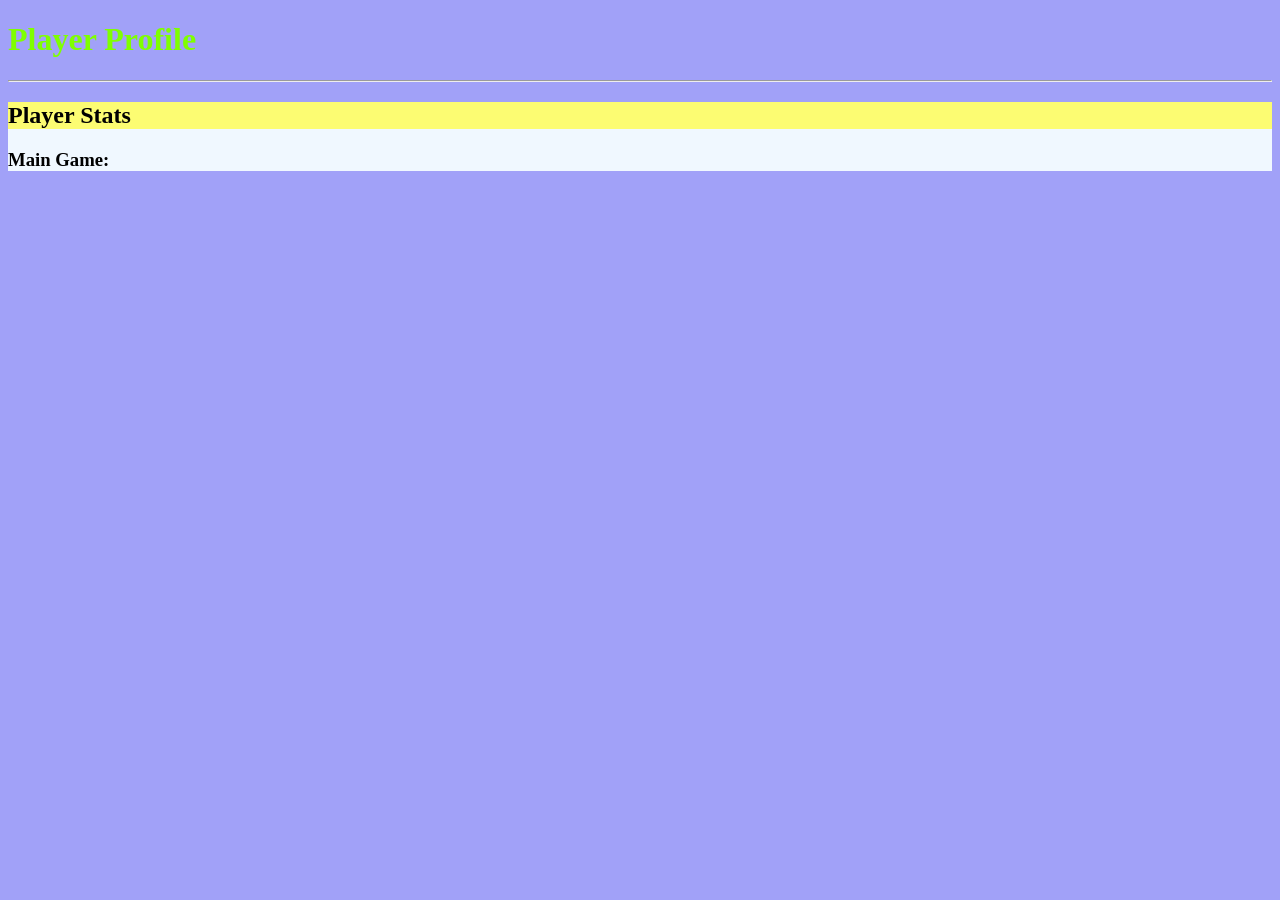
<file: Lesson01-Intro-to-CSS/index.html>
<!DOCTYPE html>
<html lang="en">
<head>
    <meta charset="UTF-8">
    <meta name="viewport" content="width=device-width, initial-scale=1.0">
    <title>Player Profile</title>
    <!-- <style>
        body {
            background-color: rgb(49, 49, 168);
            color: white;
        }
    </style> -->
    <link rel="stylesheet" href="style.css">
    <style>
        h1 {color: chartreuse}
    </style>
</head>
<body>
   <h1>Player Profile</h1> 
   <hr>
   <div class="stats">
    <h2 id="player">Player Stats</h2>
    <h3>Main Game:</h3>
   </div>
   
</body>
</html>
</file>
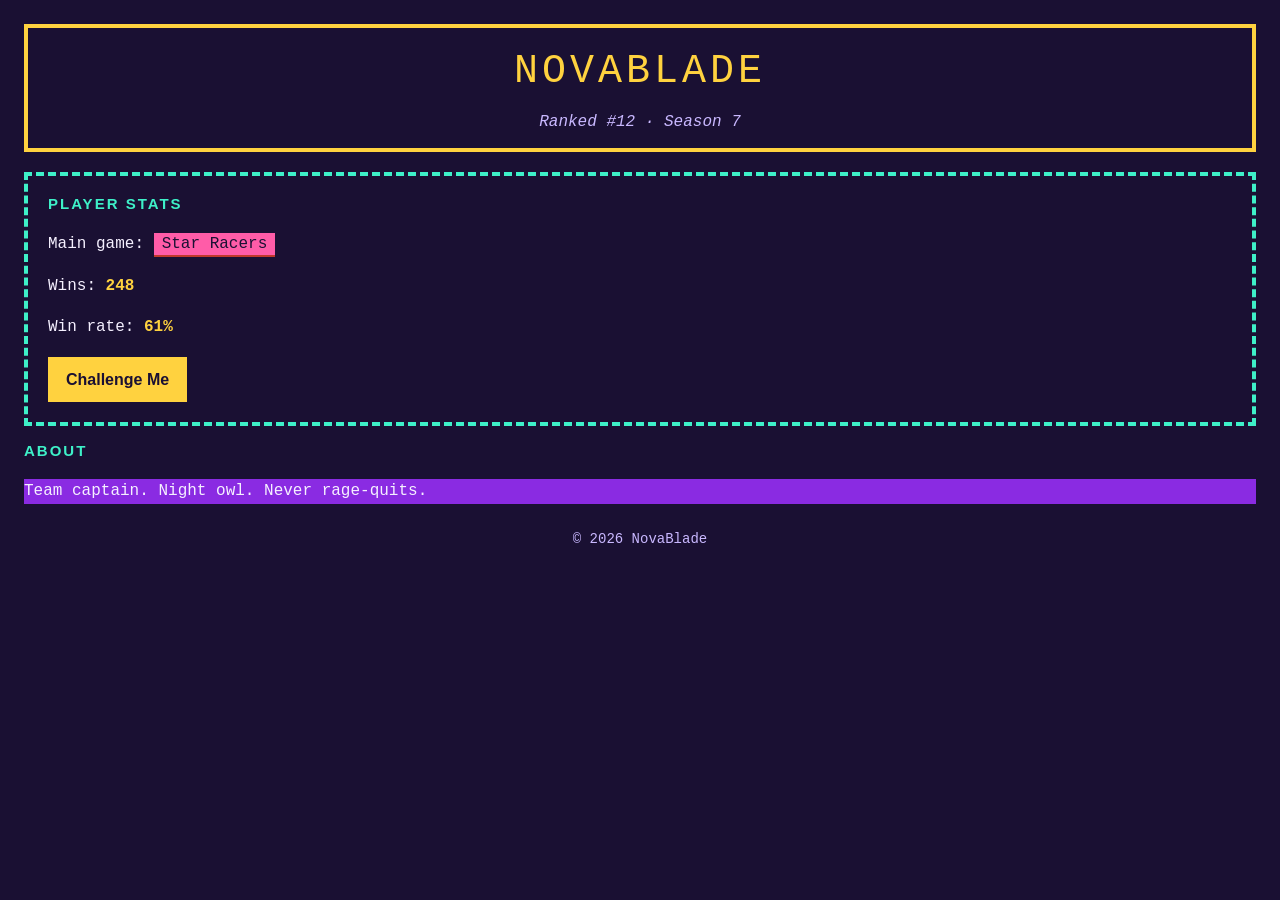
<file: Lesson01-Intro-to-CSS/player-profile/index.html>
<!DOCTYPE html>
<html lang="en">
<head>
    <meta charset="UTF-8">
    <meta name="viewport" content="width=device-width, initial-scale=1.0">
    <title>Player Profile</title>

    <!-- This ONE line decides how the whole page looks.
         rel="stylesheet" = "this file is CSS"
         href="..."       = where the CSS file lives -->
    <link rel="stylesheet" href="themes/minimal.css">
    <!-- <link rel="stylesheet" href="themes/arcade.css"> -->
    <!-- <link rel="stylesheet" href="themes/neon.css"> -->
    
    <style>
        /* =========================================================
   ARCADE THEME  ·  ready-made skin for Lesson 1
   You don't need to understand every line yet.
   By the end of Unit 2, you will.
   ========================================================= */

body {
    background-color: #1a1033;          /* deep purple cabinet */
    color: #f5f0ff;                     /* near-white text */
    font-family: "Courier New", Courier, monospace;
    margin: 0;
    padding: 24px;
}

header {
    border: 4px solid #ffd23f;          /* gold marquee frame */
    padding: 12px 20px;
    text-align: center;
}

h1 {
    color: #ffd23f;
    font-size: 40px;
    letter-spacing: 4px;
    text-transform: uppercase;
    margin: 0;
}

h2 {
    color: #3ef0c8;                     /* mint */
    text-transform: uppercase;
}

.tagline {
    color: #c9b8ff;
    margin: 6px 0 0;
}

.player-card {
    border: 4px dashed #3ef0c8;
    padding: 4px 20px 20px;
    margin-top: 20px;
}

.tag {
    background-color: #ff5ca8;          /* hot pink pill */
    color: #1a1033;
    padding: 2px 8px;
}

.stat {
    color: #ffd23f;
    font-weight: bold;
}

.btn {
    display: inline-block;
    background-color: #ffd23f;
    color: #1a1033;
    padding: 10px 18px;
    text-decoration: none;
    font-weight: bold;
}

footer {
    color: #c9b8ff;
    text-align: center;
    margin-top: 24px;
}

    </style>

</head>
<body>

    <header>
        <h1>NovaBlade</h1>
        <p class="tagline">Ranked #12 &middot; Season 7</p>
    </header>

    <main>
        <section class="player-card">
            <h2>Player Stats</h2>
            <p>Main game: <span class="tag">Star Racers</span></p>
            <p>Wins: <span class="stat">248</span></p>
            <p>Win rate: <span class="stat">61%</span></p>
            <a class="btn" href="#">Challenge Me</a>
        </section>

        <section>
            <h2>About</h2>
            <p style="background-color: blueviolet">Team captain. Night owl. Never rage-quits.</p>
        </section>
    </main>

    <footer>
        <p>&copy; 2026 NovaBlade</p>
    </footer>

</body>
</html>
</file>
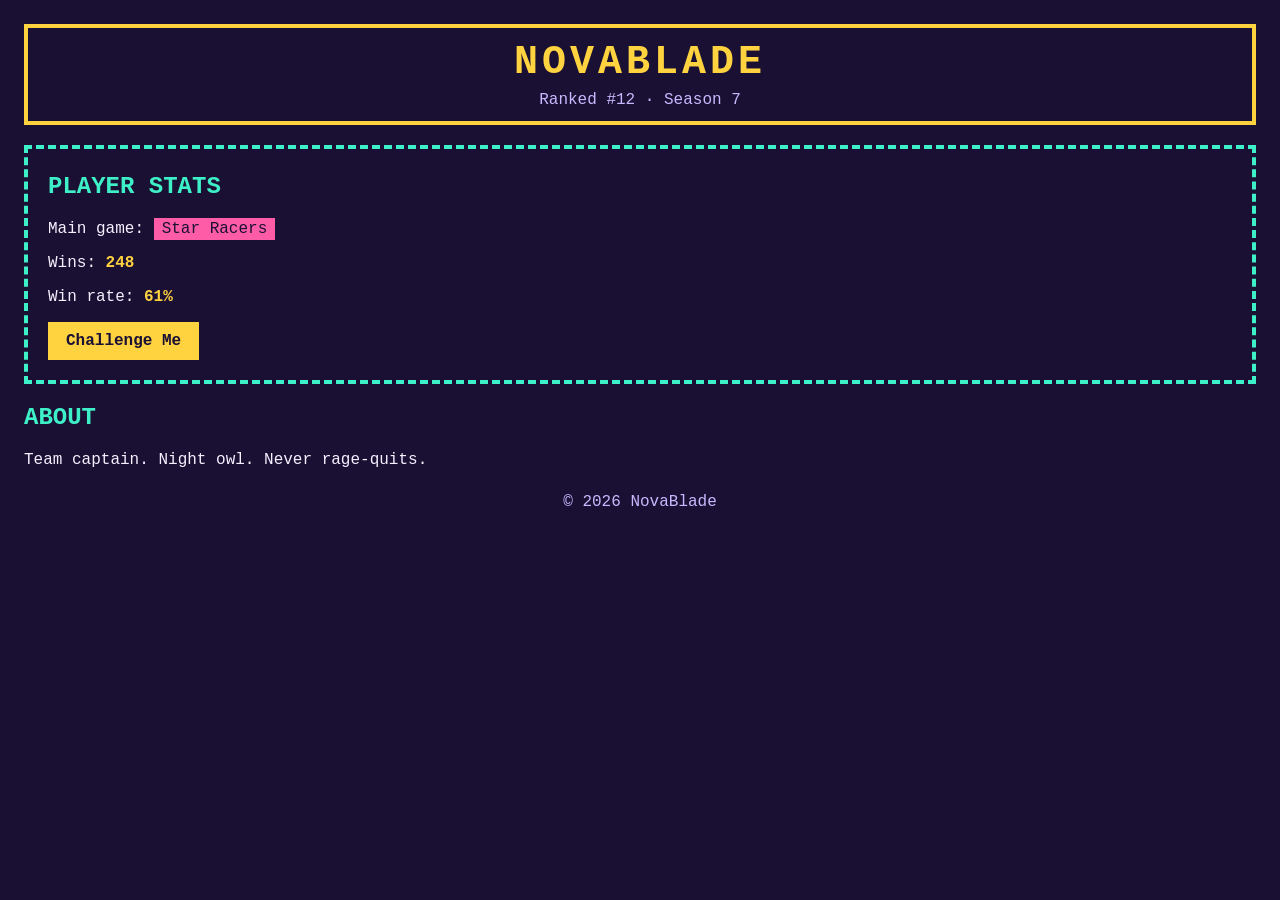
<file: Lesson02-Selectors/player-profile/index.html>
<!DOCTYPE html>
<html lang="en">
<head>
    <meta charset="UTF-8">
    <meta name="viewport" content="width=device-width, initial-scale=1.0">
    <title>Player Profile</title>

    <!-- This ONE line decides how the whole page looks.
         rel="stylesheet" = "this file is CSS"
         href="..."       = where the CSS file lives -->
    <link rel="stylesheet" href="themes/arcade.css">
</head>
<body>

    <header>
        <h1>NovaBlade</h1>
        <p class="tagline">Ranked #12 &middot; Season 7</p>
    </header>

    <main>
        <section class="player-card">
            <h2>Player Stats</h2>
            <p>Main game: <span class="tag">Star Racers</span></p>
            <p>Wins: <span class="stat">248</span></p>
            <p>Win rate: <span class="stat">61%</span></p>
            <a class="btn" href="#">Challenge Me</a>
        </section>

        <section>
            <h2>About</h2>
            <p>Team captain. Night owl. Never rage-quits.</p>
        </section>
    </main>

    <footer>
        <p>&copy; 2026 NovaBlade</p>
    </footer>

</body>
</html>
</file>
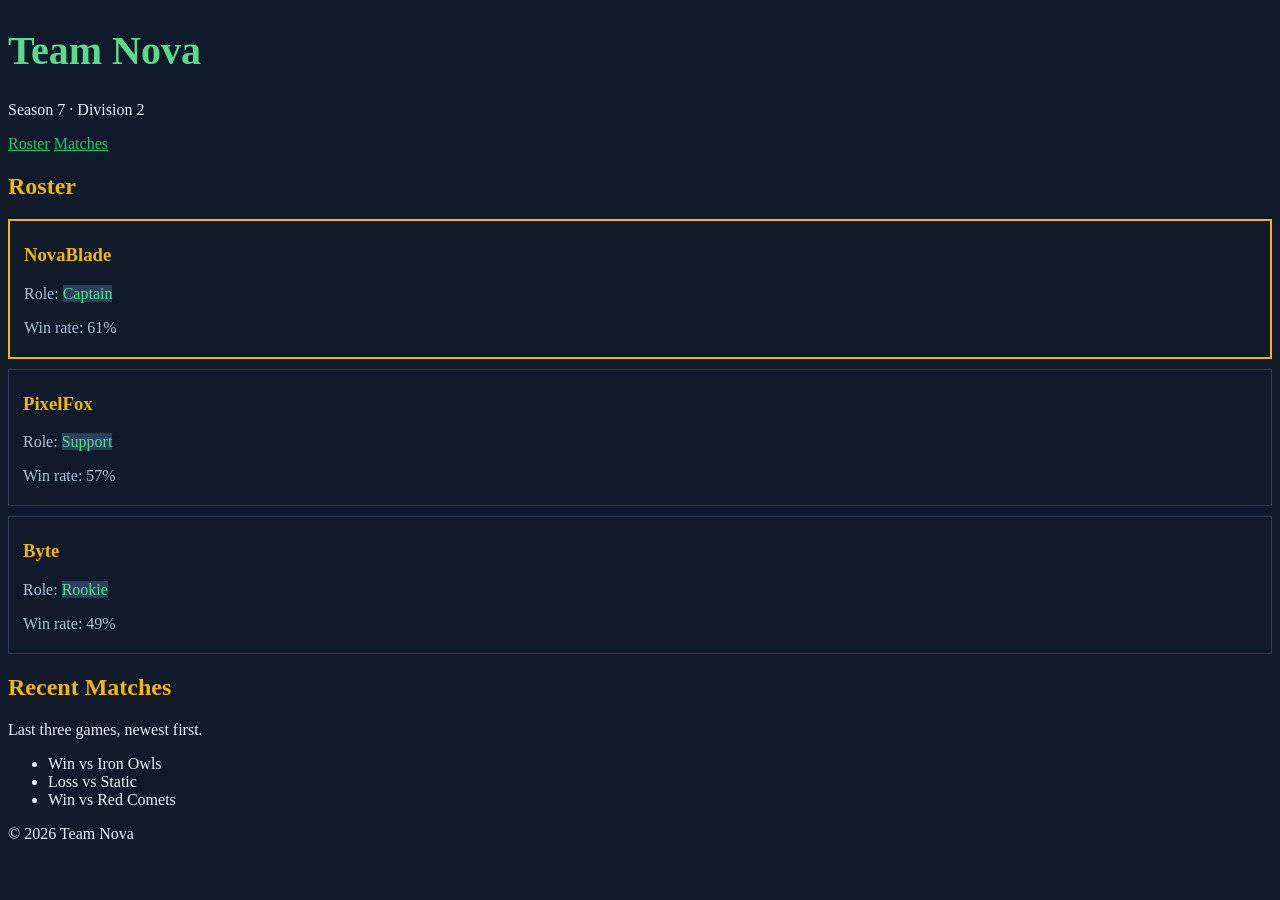
<file: Lesson02-Selectors/2AB Simple Combinators/squad-page/index.html>
<!DOCTYPE html>
<html lang="en">
<head>
    <meta charset="UTF-8">
    <meta name="viewport" content="width=device-width, initial-scale=1.0">
    <title>Team Nova</title>
    <link rel="stylesheet" href="style.css">
</head>
<body>

    <header>
        <h1>Team Nova</h1>
        <p class="tagline">Season 7 &middot; Division 2</p>
        <nav>
            <a href="#roster">Roster</a>
            <a href="#matches">Matches</a>
        </nav>
    </header>

    <main>
        <!-- id="roster": one-of-a-kind, so the nav link can jump here -->
        <section id="roster">
            <h2>Roster</h2>

            <!-- three cards share a CLASS... -->
            <article class="player-card" id="captain">  <!-- ...only one has this ID -->
                <h3>NovaBlade</h3>
                <p>Role: <span class="tag">Captain</span></p>
                <p>Win rate: <span class="stat">61%</span></p>
            </article>

            <article class="player-card">
                <h3>PixelFox</h3>
                <p>Role: <span class="tag">Support</span></p>
                <p>Win rate: <span class="stat">57%</span></p>
            </article>

            <article class="player-card">
                <h3>Byte</h3>
                <p>Role: <span class="tag">Rookie</span></p>
                <p>Win rate: <span class="stat">49%</span></p>
            </article>
        </section>

        <section id="matches">
            <h2>Recent Matches</h2>
            <p>Last three games, newest first.</p>
            <ul class="results">
                <li>Win vs Iron Owls</li>
                <li>Loss vs Static</li>
                <li>Win vs Red Comets</li>
            </ul>
        </section>
    </main>

    <footer>
        <p>&copy; 2026 Team Nova</p>
    </footer>

</body>
</html>
</file>
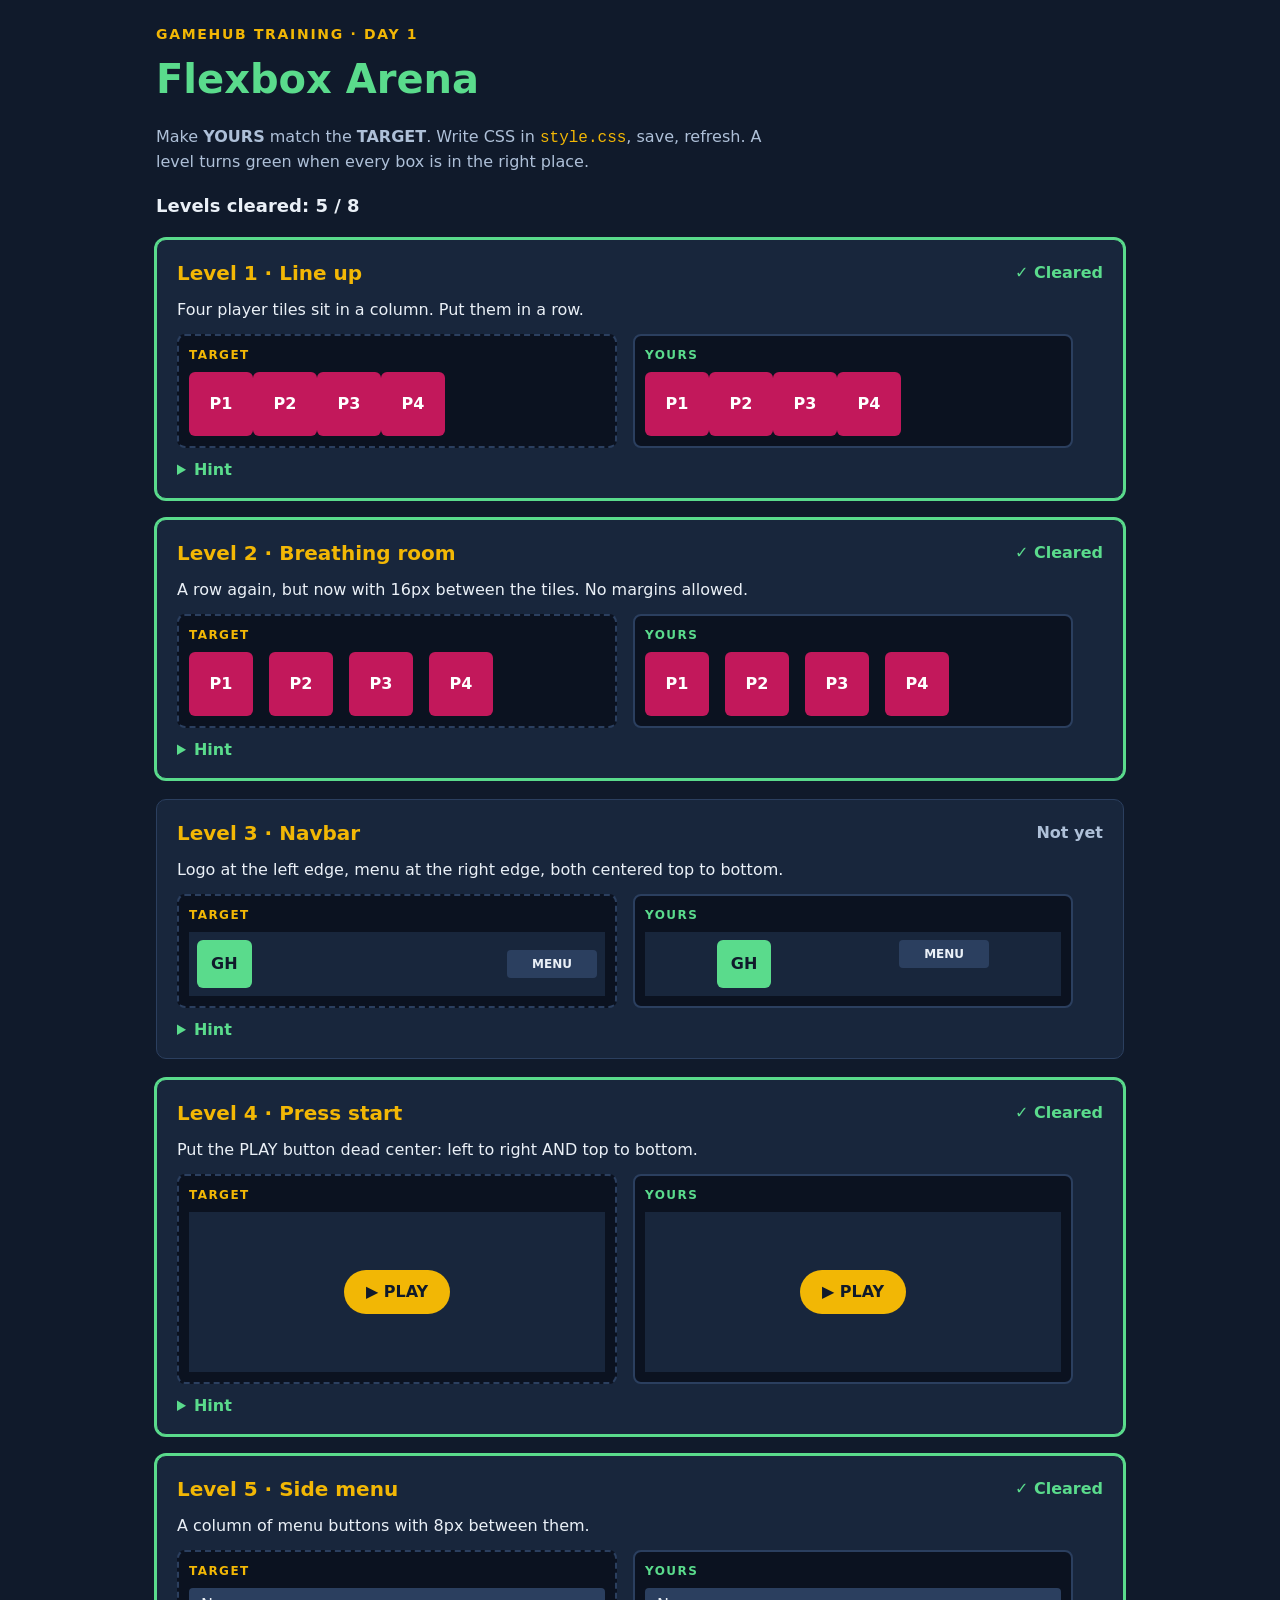
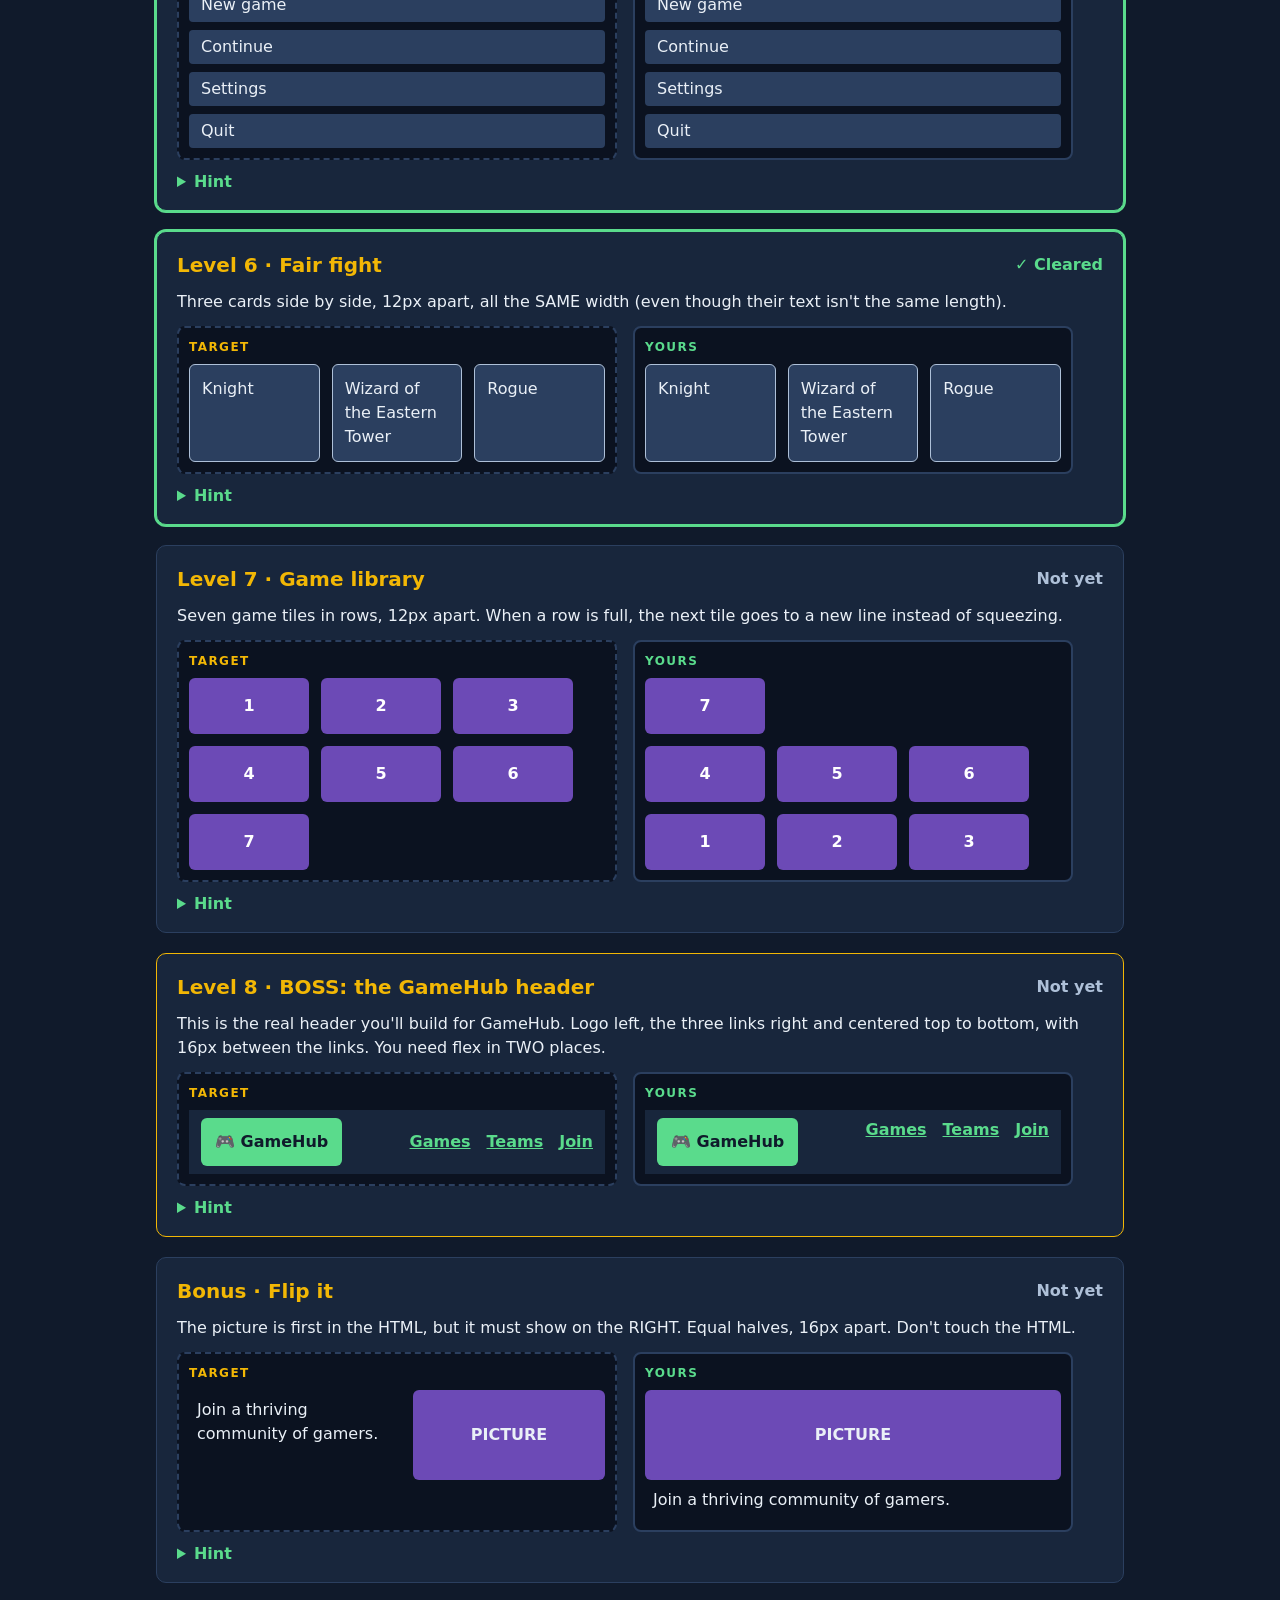
<file: Lesson07/flexbox-arena/arena.html>
<!DOCTYPE html>
<html lang="en">

<head>
    <meta charset="UTF-8">
    <meta name="viewport" content="width=device-width, initial-scale=1.0">
    <title>Flexbox Arena · GameHub Training</title>
    <!-- arena.css draws the arena and the TARGET courts. Don't edit it. -->
    <link rel="stylesheet" href="arena.css">
    <!-- style.css is YOUR file. All your work goes there. -->
    <link rel="stylesheet" href="style.css">
</head>

<body>
    <header class="arena-top">
        <p class="kicker">GameHub training · Day 1</p>
        <h1>Flexbox Arena</h1>
        <p class="lead">Make <b>YOURS</b> match the <b>TARGET</b>. Write CSS in <code>style.css</code>, save, refresh. A
            level turns green when every box is in the right place.</p>
        <p class="score" aria-live="polite">Levels cleared: <span id="cleared">0</span> / 8 <span id="bonus"></span></p>
    </header>

    <main>
        <!-- LEVEL 1 -->
        <section class="level" aria-labelledby="h1-l1">
            <div class="level-head">
                <h2 id="h1-l1">Level 1 · Line up</h2>
                <p class="status">Not yet</p>
            </div>
            <p class="goal">Four player tiles sit in a column. Put them in a row.</p>
            <div class="courts">
                <div class="court target">
                    <div class="t1">
                        <div class="tile" data-k>P1</div>
                        <div class="tile" data-k>P2</div>
                        <div class="tile" data-k>P3</div>
                        <div class="tile" data-k>P4</div>
                    </div>
                </div>
                <div class="court yours">
                    <div class="l1">
                        <div class="tile" data-k>P1</div>
                        <div class="tile" data-k>P2</div>
                        <div class="tile" data-k>P3</div>
                        <div class="tile" data-k>P4</div>
                    </div>
                </div>
            </div>
            <details>
                <summary>Hint</summary>One property, on the parent <code>.l1</code>.
            </details>
        </section>

        <!-- LEVEL 2 -->
        <section class="level" aria-labelledby="h1-l2">
            <div class="level-head">
                <h2 id="h1-l2">Level 2 · Breathing room</h2>
                <p class="status">Not yet</p>
            </div>
            <p class="goal">A row again, but now with 16px between the tiles. No margins allowed.</p>
            <div class="courts">
                <div class="court target">
                    <div class="t2">
                        <div class="tile" data-k>P1</div>
                        <div class="tile" data-k>P2</div>
                        <div class="tile" data-k>P3</div>
                        <div class="tile" data-k>P4</div>
                    </div>
                </div>
                <div class="court yours">
                    <div class="l2">
                        <div class="tile" data-k>P1</div>
                        <div class="tile" data-k>P2</div>
                        <div class="tile" data-k>P3</div>
                        <div class="tile" data-k>P4</div>
                    </div>
                </div>
            </div>
            <details>
                <summary>Hint</summary>Two properties on <code>.l2</code>. Space between items only, never at the ends.
            </details>
        </section>

        <!-- LEVEL 3 -->
        <section class="level" aria-labelledby="h1-l3">
            <div class="level-head">
                <h2 id="h1-l3">Level 3 · Navbar</h2>
                <p class="status">Not yet</p>
            </div>
            <p class="goal">Logo at the left edge, menu at the right edge, both centered top to bottom.</p>
            <div class="courts">
                <div class="court target">
                    <div class="t3">
                        <div class="logo" data-k>GH</div>
                        <div class="menu" data-k>MENU</div>
                    </div>
                </div>
                <div class="court yours">
                    <div class="l3">
                        <div class="logo" data-k>GH</div>
                        <div class="menu" data-k>MENU</div>
                    </div>
                </div>
            </div>
            <details>
                <summary>Hint</summary>Three properties on <code>.l3</code>. One works along the row, one across it.
            </details>
        </section>

        <!-- LEVEL 4 -->
        <section class="level" aria-labelledby="h1-l4">
            <div class="level-head">
                <h2 id="h1-l4">Level 4 · Press start</h2>
                <p class="status">Not yet</p>
            </div>
            <p class="goal">Put the PLAY button dead center: left to right AND top to bottom.</p>
            <div class="courts">
                <div class="court target">
                    <div class="t4">
                        <div class="play" data-k>▶ PLAY</div>
                    </div>
                </div>
                <div class="court yours">
                    <div class="l4">
                        <div class="play" data-k>▶ PLAY</div>
                    </div>
                </div>
            </div>
            <details>
                <summary>Hint</summary>The same two "line up" properties as Level 3, both set to the same value.
            </details>
        </section>

        <!-- LEVEL 5 -->
        <section class="level" aria-labelledby="h1-l5">
            <div class="level-head">
                <h2 id="h1-l5">Level 5 · Side menu</h2>
                <p class="status">Not yet</p>
            </div>
            <p class="goal">A column of menu buttons with 8px between them.</p>
            <div class="courts">
                <div class="court target">
                    <div class="t5">
                        <div class="item" data-k>New game</div>
                        <div class="item" data-k>Continue</div>
                        <div class="item" data-k>Settings</div>
                        <div class="item" data-k>Quit</div>
                    </div>
                </div>
                <div class="court yours">
                    <div class="l5">
                        <div class="item" data-k>New game</div>
                        <div class="item" data-k>Continue</div>
                        <div class="item" data-k>Settings</div>
                        <div class="item" data-k>Quit</div>
                    </div>
                </div>
            </div>
            <details>
                <summary>Hint</summary>Flex rows by default. One property turns the row into a column; <code>gap</code>
                works in columns too.
            </details>
        </section>

        <!-- LEVEL 6 -->
        <section class="level" aria-labelledby="h1-l6">
            <div class="level-head">
                <h2 id="h1-l6">Level 6 · Fair fight</h2>
                <p class="status">Not yet</p>
            </div>
            <p class="goal">Three cards side by side, 12px apart, all the SAME width (even though their text isn't the
                same length).</p>
            <div class="courts">
                <div class="court target">
                    <div class="t6">
                        <div class="card" data-k>Knight</div>
                        <div class="card" data-k>Wizard of the Eastern Tower</div>
                        <div class="card" data-k>Rogue</div>
                    </div>
                </div>
                <div class="court yours">
                    <div class="l6">
                        <div class="card" data-k>Knight</div>
                        <div class="card" data-k>Wizard of the Eastern Tower</div>
                        <div class="card" data-k>Rogue</div>
                    </div>
                </div>
            </div>
            <details>
                <summary>Hint</summary>Two properties on the parent <code>.l6</code>, and one on each <code>.card</code>
                that shares the row equally.
            </details>
        </section>

        <!-- LEVEL 7 -->
        <section class="level" aria-labelledby="h1-l7">
            <div class="level-head">
                <h2 id="h1-l7">Level 7 · Game library</h2>
                <p class="status">Not yet</p>
            </div>
            <p class="goal">Seven game tiles in rows, 12px apart. When a row is full, the next tile goes to a new line
                instead of squeezing.</p>
            <div class="courts">
                <div class="court target">
                    <div class="t7">
                        <div class="game" data-k>1</div>
                        <div class="game" data-k>2</div>
                        <div class="game" data-k>3</div>
                        <div class="game" data-k>4</div>
                        <div class="game" data-k>5</div>
                        <div class="game" data-k>6</div>
                        <div class="game" data-k>7</div>
                    </div>
                </div>
                <div class="court yours">
                    <div class="l7">
                        <div class="game" data-k>1</div>
                        <div class="game" data-k>2</div>
                        <div class="game" data-k>3</div>
                        <div class="game" data-k>4</div>
                        <div class="game" data-k>5</div>
                        <div class="game" data-k>6</div>
                        <div class="game" data-k>7</div>
                    </div>
                </div>
            </div>
            <details>
                <summary>Hint</summary>Three properties on <code>.l7</code>. Try it with only two first and watch the
                tiles squeeze.
            </details>
        </section>

        <!-- LEVEL 8 -->
        <section class="level boss" aria-labelledby="h1-l8">
            <div class="level-head">
                <h2 id="h1-l8">Level 8 · BOSS: the GameHub header</h2>
                <p class="status">Not yet</p>
            </div>
            <p class="goal">This is the real header you'll build for GameHub. Logo left, the three links right and
                centered top to bottom, with 16px between the links. You need flex in TWO places.</p>
            <div class="courts">
                <div class="court target">
                    <div class="t8">
                        <div class="logo" data-k>🎮 GameHub</div>
                        <nav class="links" data-k><a href="#" data-k>Games</a><a href="#" data-k>Teams</a><a href="#"
                                data-k>Join</a></nav>
                    </div>
                </div>
                <div class="court yours">
                    <div class="l8">
                        <div class="logo" data-k>🎮 GameHub</div>
                        <nav class="links" data-k><a href="#" data-k>Games</a><a href="#" data-k>Teams</a><a href="#"
                                data-k>Join</a></nav>
                    </div>
                </div>
            </div>
            <details>
                <summary>Hint</summary>A flex container can be inside another one. The header is the parent of the logo
                and the nav; the nav is the parent of the links.
            </details>
        </section>

        <!-- LEVEL 9 (BONUS) -->
        <section class="level bonus" aria-labelledby="h1-l9">
            <div class="level-head">
                <h2 id="h1-l9">Bonus · Flip it</h2>
                <p class="status">Not yet</p>
            </div>
            <p class="goal">The picture is first in the HTML, but it must show on the RIGHT. Equal halves, 16px apart.
                Don't touch the HTML.</p>
            <div class="courts">
                <div class="court target">
                    <div class="t9">
                        <div class="pic" data-k>PICTURE</div>
                        <div class="text" data-k>Join a thriving community of gamers.</div>
                    </div>
                </div>
                <div class="court yours">
                    <div class="l9">
                        <div class="pic" data-k>PICTURE</div>
                        <div class="text" data-k>Join a thriving community of gamers.</div>
                    </div>
                </div>
            </div>
            <details>
                <summary>Hint</summary>One value of <code>flex-direction</code> runs the row backwards.
            </details>
        </section>
    </main>

    <script src="check.js"></script>
</body>

</html>
</file>
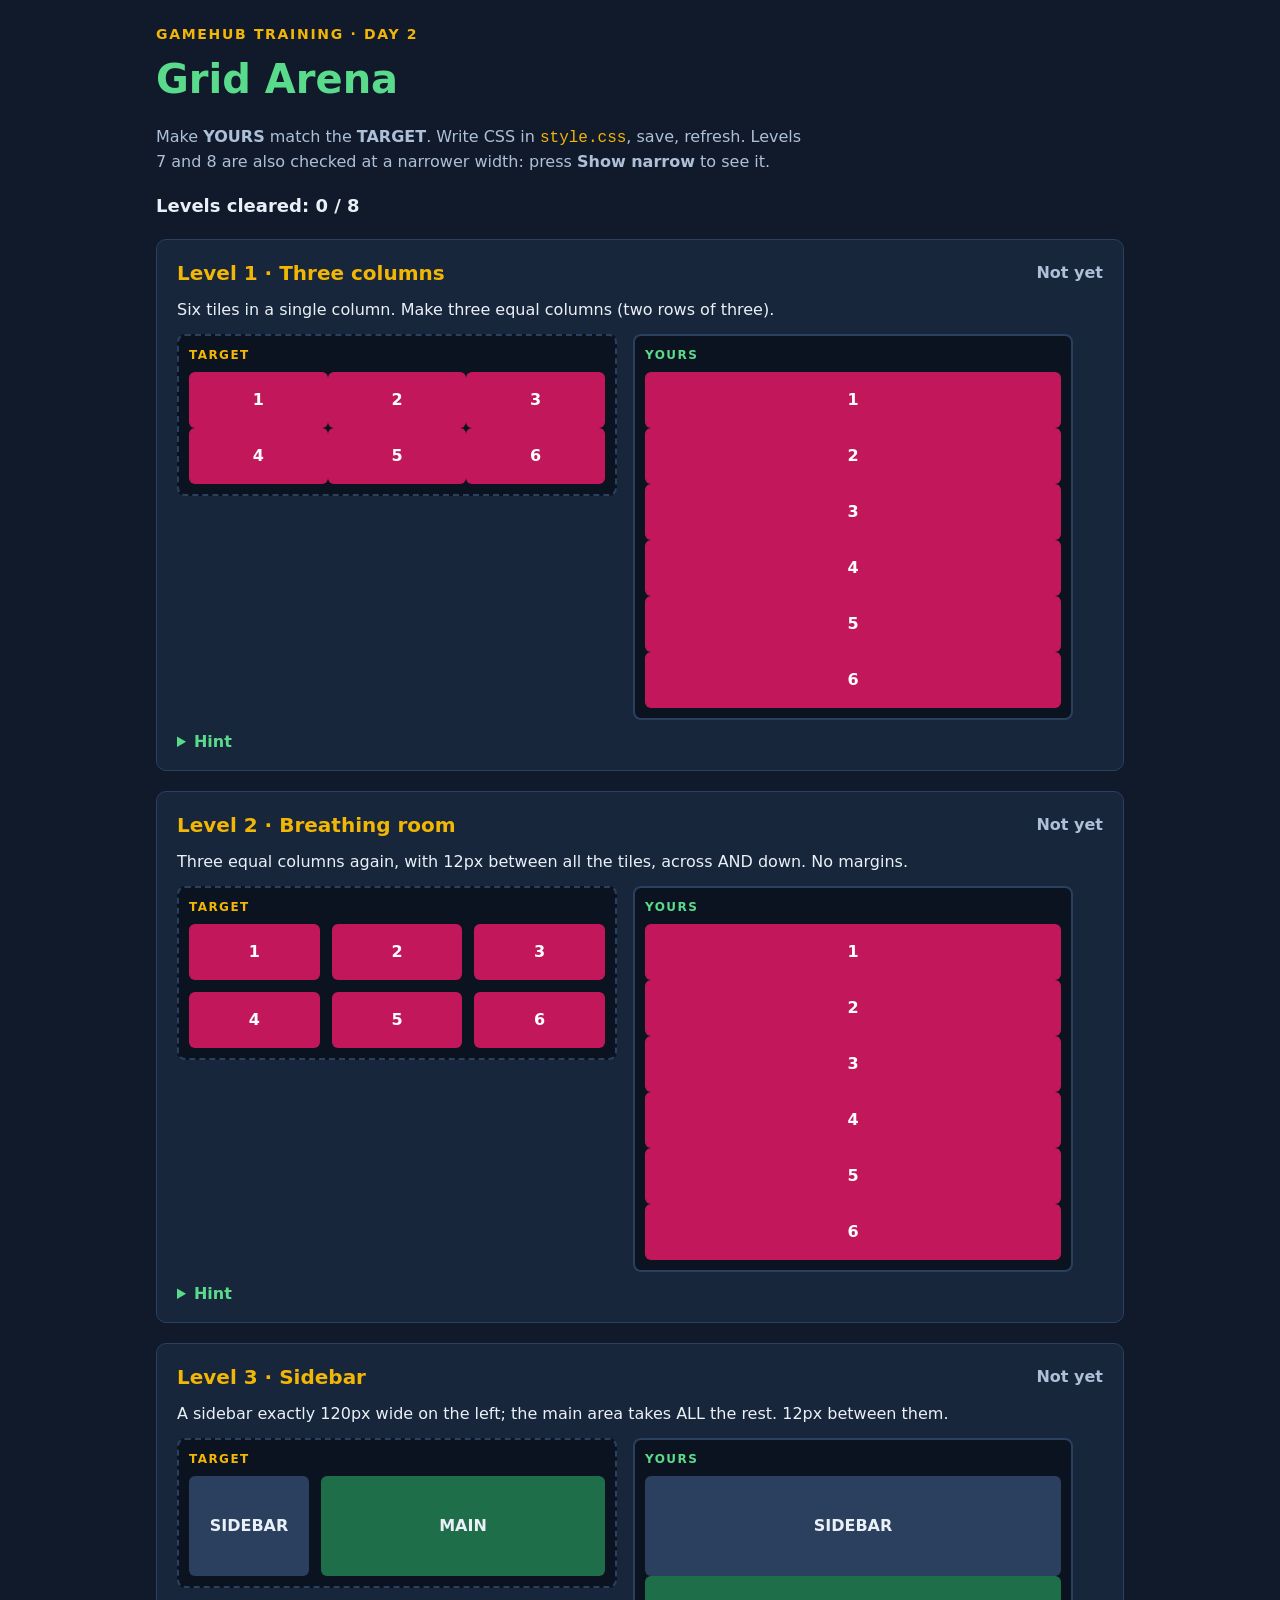
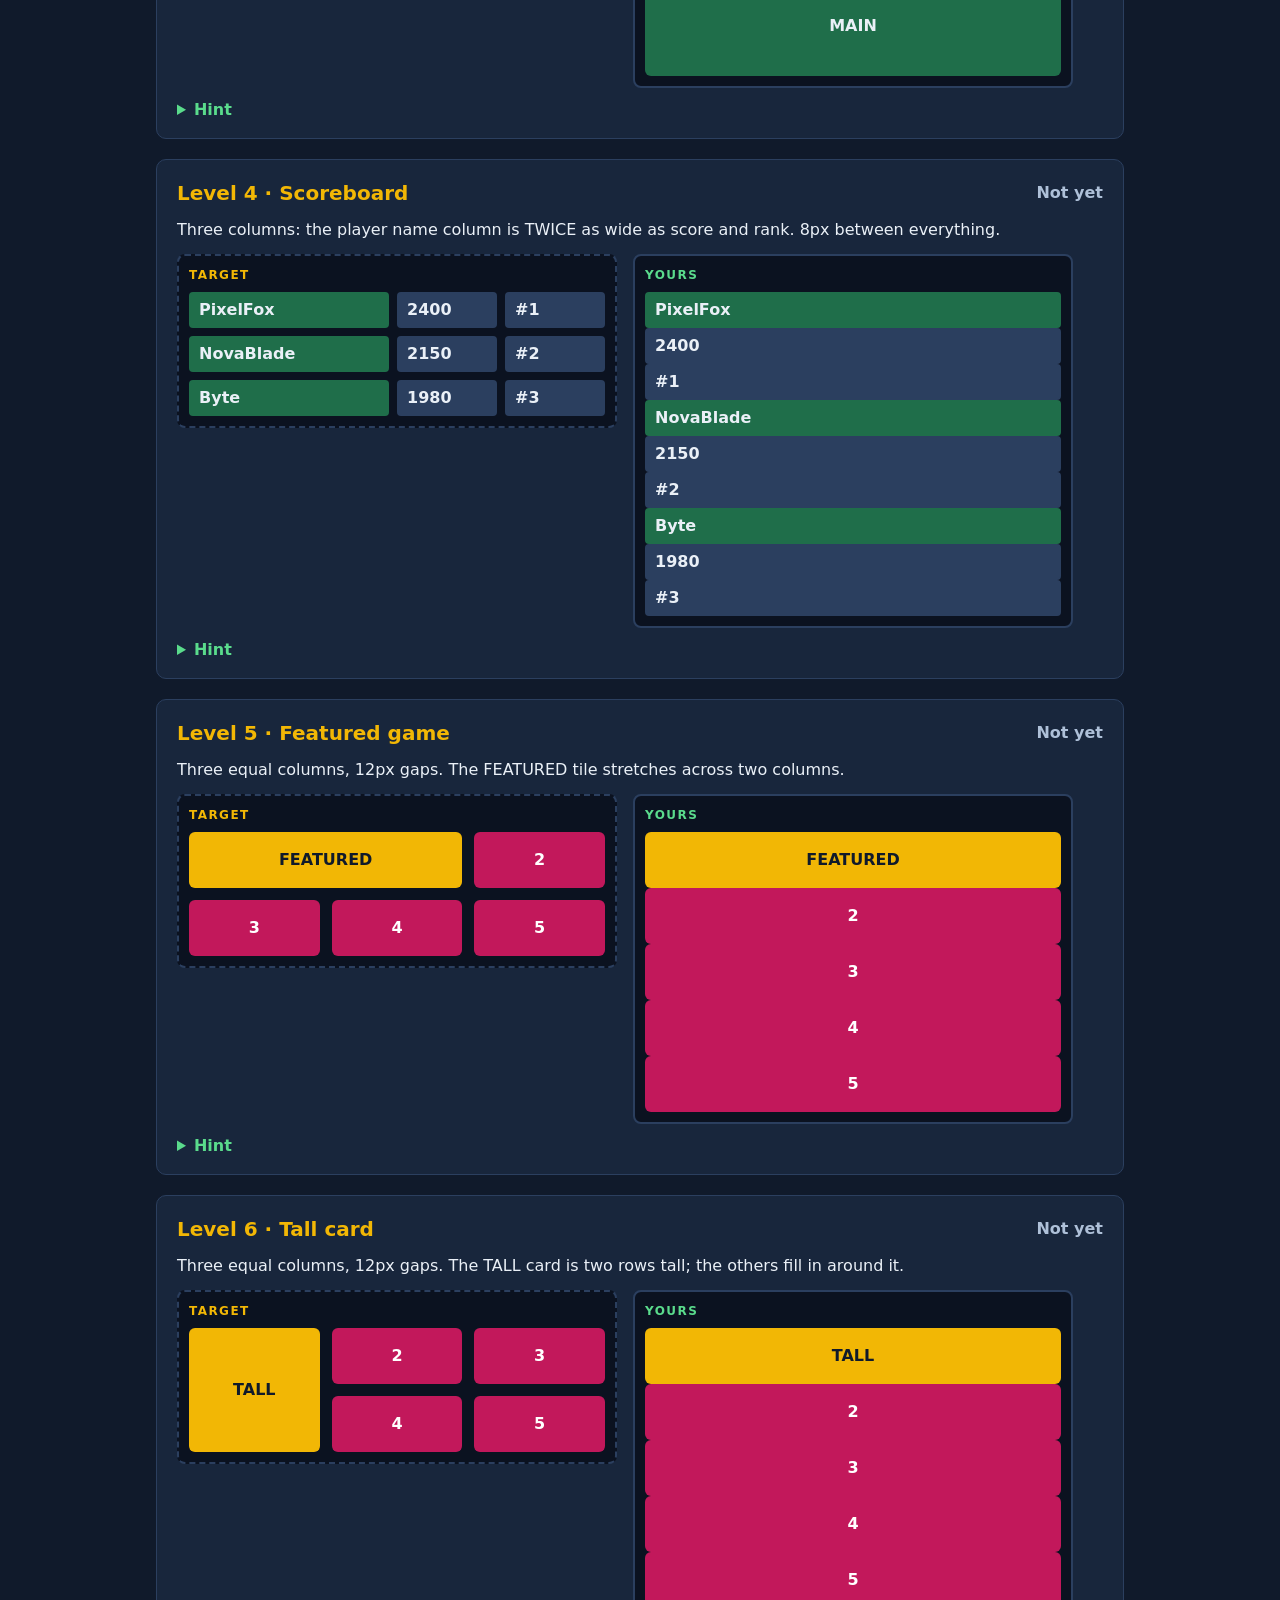
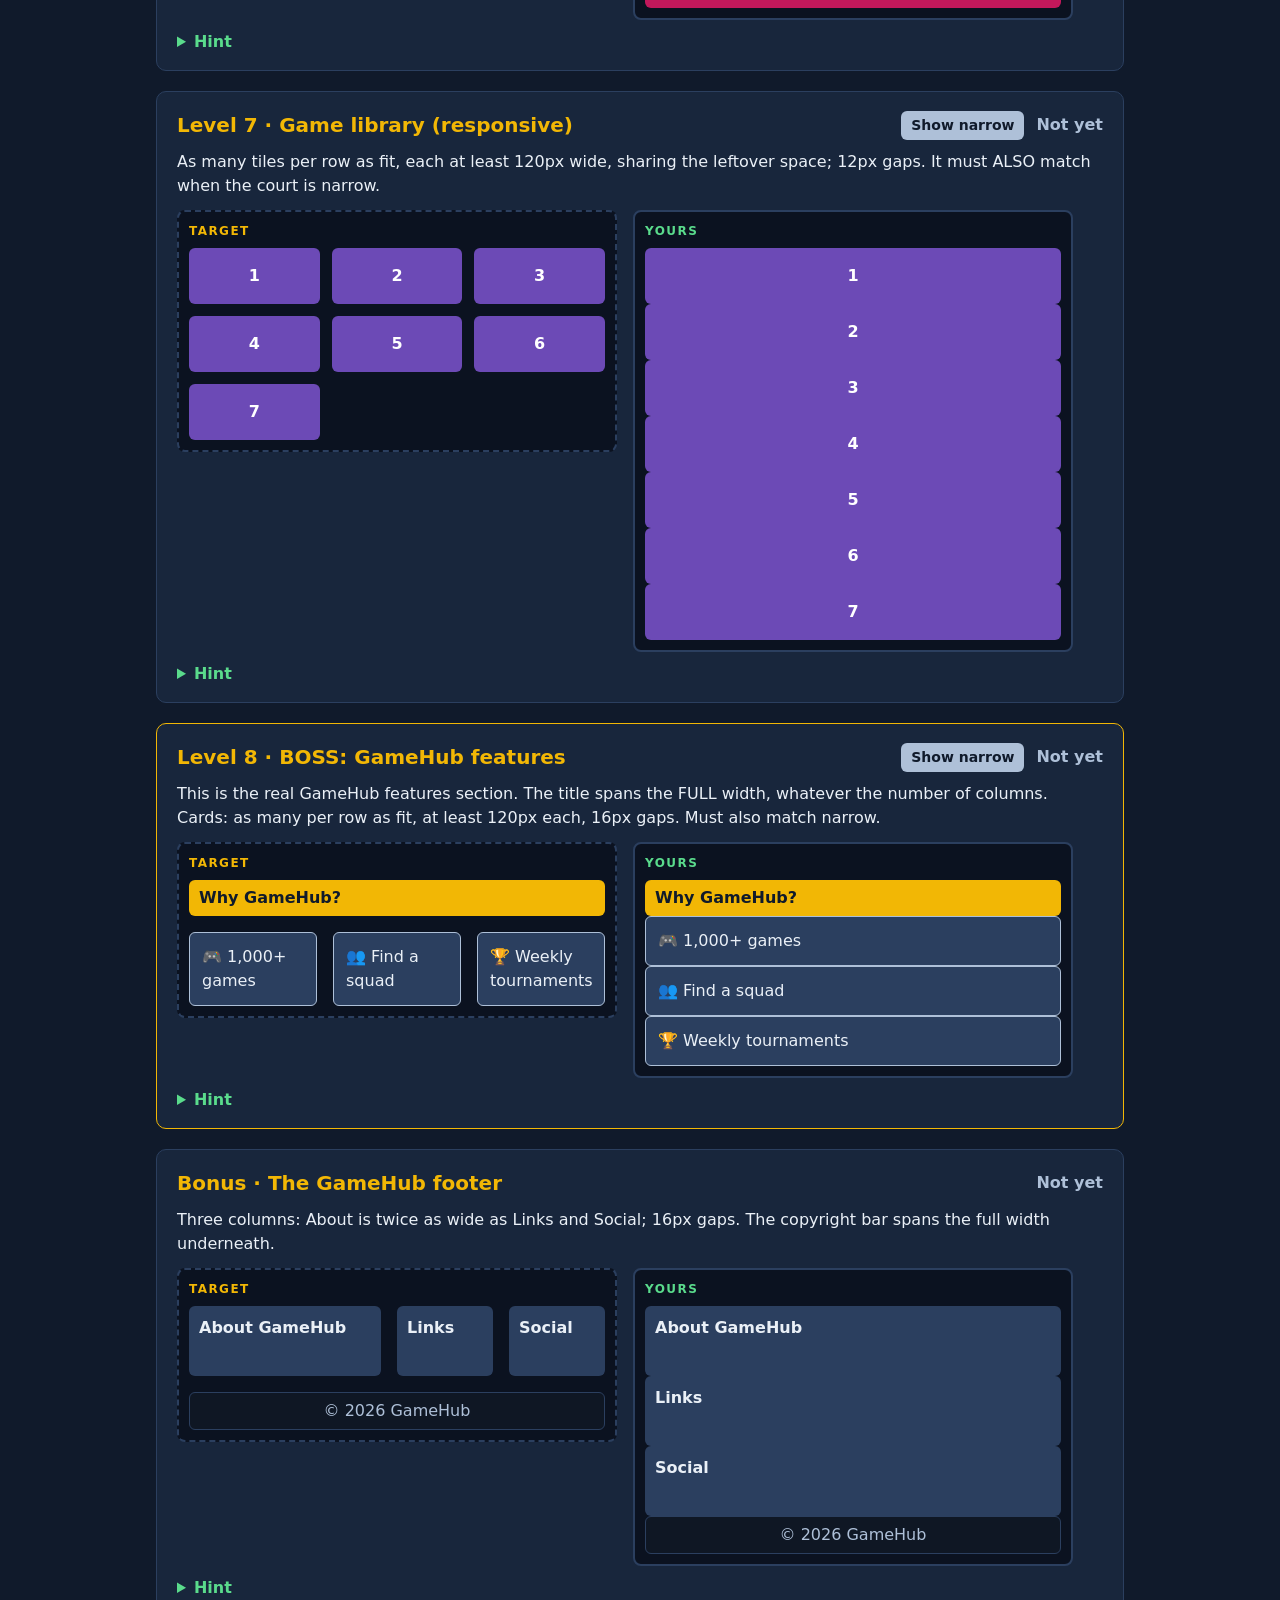
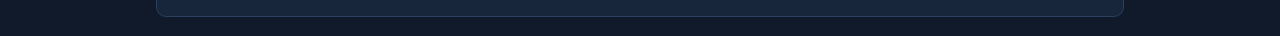
<file: Lesson08/grid-arena/arena.html>
<!DOCTYPE html>
<html lang="en">
<head>
    <meta charset="UTF-8">
    <meta name="viewport" content="width=device-width, initial-scale=1.0">
    <title>Grid Arena · GameHub Training</title>
    <!-- arena.css draws the arena and the TARGET courts. Don't edit it. -->
    <link rel="stylesheet" href="arena.css">
    <!-- style.css is YOUR file. All your work goes there. -->
    <link rel="stylesheet" href="style.css">
</head>
<body>
    <header class="arena-top">
        <p class="kicker">GameHub training · Day 2</p>
        <h1>Grid Arena</h1>
        <p class="lead">Make <b>YOURS</b> match the <b>TARGET</b>. Write CSS in <code>style.css</code>, save, refresh. Levels 7 and 8 are also checked at a narrower width: press <b>Show narrow</b> to see it.</p>
        <p class="score" aria-live="polite">Levels cleared: <span id="cleared">0</span> / 8 <span id="bonus"></span></p>
    </header>

    <main>
        <!-- LEVEL 1 -->
        <section class="level" aria-labelledby="h-l1">
            <div class="level-head">
                <h2 id="h-l1">Level 1 · Three columns</h2>
                <div class="head-right"><p class="status">Not yet</p></div>
            </div>
            <p class="goal">Six tiles in a single column. Make three equal columns (two rows of three).</p>
            <div class="courts">
                <div class="court target"><div class="t1"><div class="cell" data-k>1</div><div class="cell" data-k>2</div><div class="cell" data-k>3</div><div class="cell" data-k>4</div><div class="cell" data-k>5</div><div class="cell" data-k>6</div></div></div>
                <div class="court yours"><div class="l1"><div class="cell" data-k>1</div><div class="cell" data-k>2</div><div class="cell" data-k>3</div><div class="cell" data-k>4</div><div class="cell" data-k>5</div><div class="cell" data-k>6</div></div></div>
            </div>
            <details><summary>Hint</summary>Two properties on <code>.l1</code>: turn grid on, then describe the columns. <code>1fr</code> means one share.</details>
        </section>
        <!-- LEVEL 2 -->
        <section class="level" aria-labelledby="h-l2">
            <div class="level-head">
                <h2 id="h-l2">Level 2 · Breathing room</h2>
                <div class="head-right"><p class="status">Not yet</p></div>
            </div>
            <p class="goal">Three equal columns again, with 12px between all the tiles, across AND down. No margins.</p>
            <div class="courts">
                <div class="court target"><div class="t2"><div class="cell" data-k>1</div><div class="cell" data-k>2</div><div class="cell" data-k>3</div><div class="cell" data-k>4</div><div class="cell" data-k>5</div><div class="cell" data-k>6</div></div></div>
                <div class="court yours"><div class="l2"><div class="cell" data-k>1</div><div class="cell" data-k>2</div><div class="cell" data-k>3</div><div class="cell" data-k>4</div><div class="cell" data-k>5</div><div class="cell" data-k>6</div></div></div>
            </div>
            <details><summary>Hint</summary>The same <code>gap</code> you used in flexbox works in grid, in both directions. Try <code>repeat(3, 1fr)</code> to avoid typing 1fr three times.</details>
        </section>
        <!-- LEVEL 3 -->
        <section class="level" aria-labelledby="h-l3">
            <div class="level-head">
                <h2 id="h-l3">Level 3 · Sidebar</h2>
                <div class="head-right"><p class="status">Not yet</p></div>
            </div>
            <p class="goal">A sidebar exactly 120px wide on the left; the main area takes ALL the rest. 12px between them.</p>
            <div class="courts">
                <div class="court target"><div class="t3"><div class="side" data-k>SIDEBAR</div><div class="main" data-k>MAIN</div></div></div>
                <div class="court yours"><div class="l3"><div class="side" data-k>SIDEBAR</div><div class="main" data-k>MAIN</div></div></div>
            </div>
            <details><summary>Hint</summary>You can mix units: a fixed <code>px</code> column and a <code>fr</code> column that takes what's left.</details>
        </section>
        <!-- LEVEL 4 -->
        <section class="level" aria-labelledby="h-l4">
            <div class="level-head">
                <h2 id="h-l4">Level 4 · Scoreboard</h2>
                <div class="head-right"><p class="status">Not yet</p></div>
            </div>
            <p class="goal">Three columns: the player name column is TWICE as wide as score and rank. 8px between everything.</p>
            <div class="courts">
                <div class="court target"><div class="t4"><div class="sc name" data-k>PixelFox</div><div class="sc" data-k>2400</div><div class="sc" data-k>#1</div><div class="sc name" data-k>NovaBlade</div><div class="sc" data-k>2150</div><div class="sc" data-k>#2</div><div class="sc name" data-k>Byte</div><div class="sc" data-k>1980</div><div class="sc" data-k>#3</div></div></div>
                <div class="court yours"><div class="l4"><div class="sc name" data-k>PixelFox</div><div class="sc" data-k>2400</div><div class="sc" data-k>#1</div><div class="sc name" data-k>NovaBlade</div><div class="sc" data-k>2150</div><div class="sc" data-k>#2</div><div class="sc name" data-k>Byte</div><div class="sc" data-k>1980</div><div class="sc" data-k>#3</div></div></div>
            </div>
            <details><summary>Hint</summary>Shares don't have to be equal: <code>2fr</code> gets twice as much as <code>1fr</code>.</details>
        </section>
        <!-- LEVEL 5 -->
        <section class="level" aria-labelledby="h-l5">
            <div class="level-head">
                <h2 id="h-l5">Level 5 · Featured game</h2>
                <div class="head-right"><p class="status">Not yet</p></div>
            </div>
            <p class="goal">Three equal columns, 12px gaps. The FEATURED tile stretches across two columns.</p>
            <div class="courts">
                <div class="court target"><div class="t5"><div class="cell big" data-k>FEATURED</div><div class="cell" data-k>2</div><div class="cell" data-k>3</div><div class="cell" data-k>4</div><div class="cell" data-k>5</div></div></div>
                <div class="court yours"><div class="l5"><div class="cell big" data-k>FEATURED</div><div class="cell" data-k>2</div><div class="cell" data-k>3</div><div class="cell" data-k>4</div><div class="cell" data-k>5</div></div></div>
            </div>
            <details><summary>Hint</summary>Set up the grid on <code>.l5</code>. Then tell <code>.l5 .big</code> how many columns to <b>span</b>.</details>
        </section>
        <!-- LEVEL 6 -->
        <section class="level" aria-labelledby="h-l6">
            <div class="level-head">
                <h2 id="h-l6">Level 6 · Tall card</h2>
                <div class="head-right"><p class="status">Not yet</p></div>
            </div>
            <p class="goal">Three equal columns, 12px gaps. The TALL card is two rows tall; the others fill in around it.</p>
            <div class="courts">
                <div class="court target"><div class="t6"><div class="cell tall" data-k>TALL</div><div class="cell" data-k>2</div><div class="cell" data-k>3</div><div class="cell" data-k>4</div><div class="cell" data-k>5</div></div></div>
                <div class="court yours"><div class="l6"><div class="cell tall" data-k>TALL</div><div class="cell" data-k>2</div><div class="cell" data-k>3</div><div class="cell" data-k>4</div><div class="cell" data-k>5</div></div></div>
            </div>
            <details><summary>Hint</summary>Like Level 5, but rows instead of columns.</details>
        </section>
        <!-- LEVEL 7 -->
        <section class="level" data-widths="416 280" aria-labelledby="h-l7">
            <div class="level-head">
                <h2 id="h-l7">Level 7 · Game library (responsive)</h2>
                <div class="head-right"><button type="button" class="narrow-btn" aria-pressed="false">Show narrow</button><p class="status">Not yet</p></div>
            </div>
            <p class="goal">As many tiles per row as fit, each at least 120px wide, sharing the leftover space; 12px gaps. It must ALSO match when the court is narrow.</p>
            <div class="courts">
                <div class="court target"><div class="t7"><div class="game" data-k>1</div><div class="game" data-k>2</div><div class="game" data-k>3</div><div class="game" data-k>4</div><div class="game" data-k>5</div><div class="game" data-k>6</div><div class="game" data-k>7</div></div></div>
                <div class="court yours"><div class="l7"><div class="game" data-k>1</div><div class="game" data-k>2</div><div class="game" data-k>3</div><div class="game" data-k>4</div><div class="game" data-k>5</div><div class="game" data-k>6</div><div class="game" data-k>7</div></div></div>
            </div>
            <details><summary>Hint</summary><code>repeat(3, 1fr)</code> looks right here but fails narrow. You need <code>repeat(auto-fit, minmax(&hellip;, &hellip;))</code>.</details>
        </section>
        <!-- LEVEL 8 -->
        <section class="level boss" data-widths="416 280" aria-labelledby="h-l8">
            <div class="level-head">
                <h2 id="h-l8">Level 8 · BOSS: GameHub features</h2>
                <div class="head-right"><button type="button" class="narrow-btn" aria-pressed="false">Show narrow</button><p class="status">Not yet</p></div>
            </div>
            <p class="goal">This is the real GameHub features section. The title spans the FULL width, whatever the number of columns. Cards: as many per row as fit, at least 120px each, 16px gaps. Must also match narrow.</p>
            <div class="courts">
                <div class="court target"><div class="t8"><div class="title" data-k>Why GameHub?</div><div class="card" data-k>🎮 1,000+ games</div><div class="card" data-k>👥 Find a squad</div><div class="card" data-k>🏆 Weekly tournaments</div></div></div>
                <div class="court yours"><div class="l8"><div class="title" data-k>Why GameHub?</div><div class="card" data-k>🎮 1,000+ games</div><div class="card" data-k>👥 Find a squad</div><div class="card" data-k>🏆 Weekly tournaments</div></div></div>
            </div>
            <details><summary>Hint</summary>Level 7's columns, plus one rule on <code>.l8 .title</code>. <code>span 3</code> breaks when there are only 2 columns: span from the first line to the last line instead (<code>1 / -1</code>).</details>
        </section>
        <!-- BONUS -->
        <section class="level bonus" aria-labelledby="h-l9">
            <div class="level-head">
                <h2 id="h-l9">Bonus · The GameHub footer</h2>
                <div class="head-right"><p class="status">Not yet</p></div>
            </div>
            <p class="goal">Three columns: About is twice as wide as Links and Social; 16px gaps. The copyright bar spans the full width underneath.</p>
            <div class="courts">
                <div class="court target"><div class="t9"><div class="fcol" data-k>About GameHub</div><div class="fcol" data-k>Links</div><div class="fcol" data-k>Social</div><div class="bottom" data-k>© 2026 GameHub</div></div></div>
                <div class="court yours"><div class="l9"><div class="fcol" data-k>About GameHub</div><div class="fcol" data-k>Links</div><div class="fcol" data-k>Social</div><div class="bottom" data-k>© 2026 GameHub</div></div></div>
            </div>
            <details><summary>Hint</summary>Level 4's column idea plus Level 8's full-width trick.</details>
        </section>
    </main>

    <script src="check.js"></script>
</body>
</html>
</file>
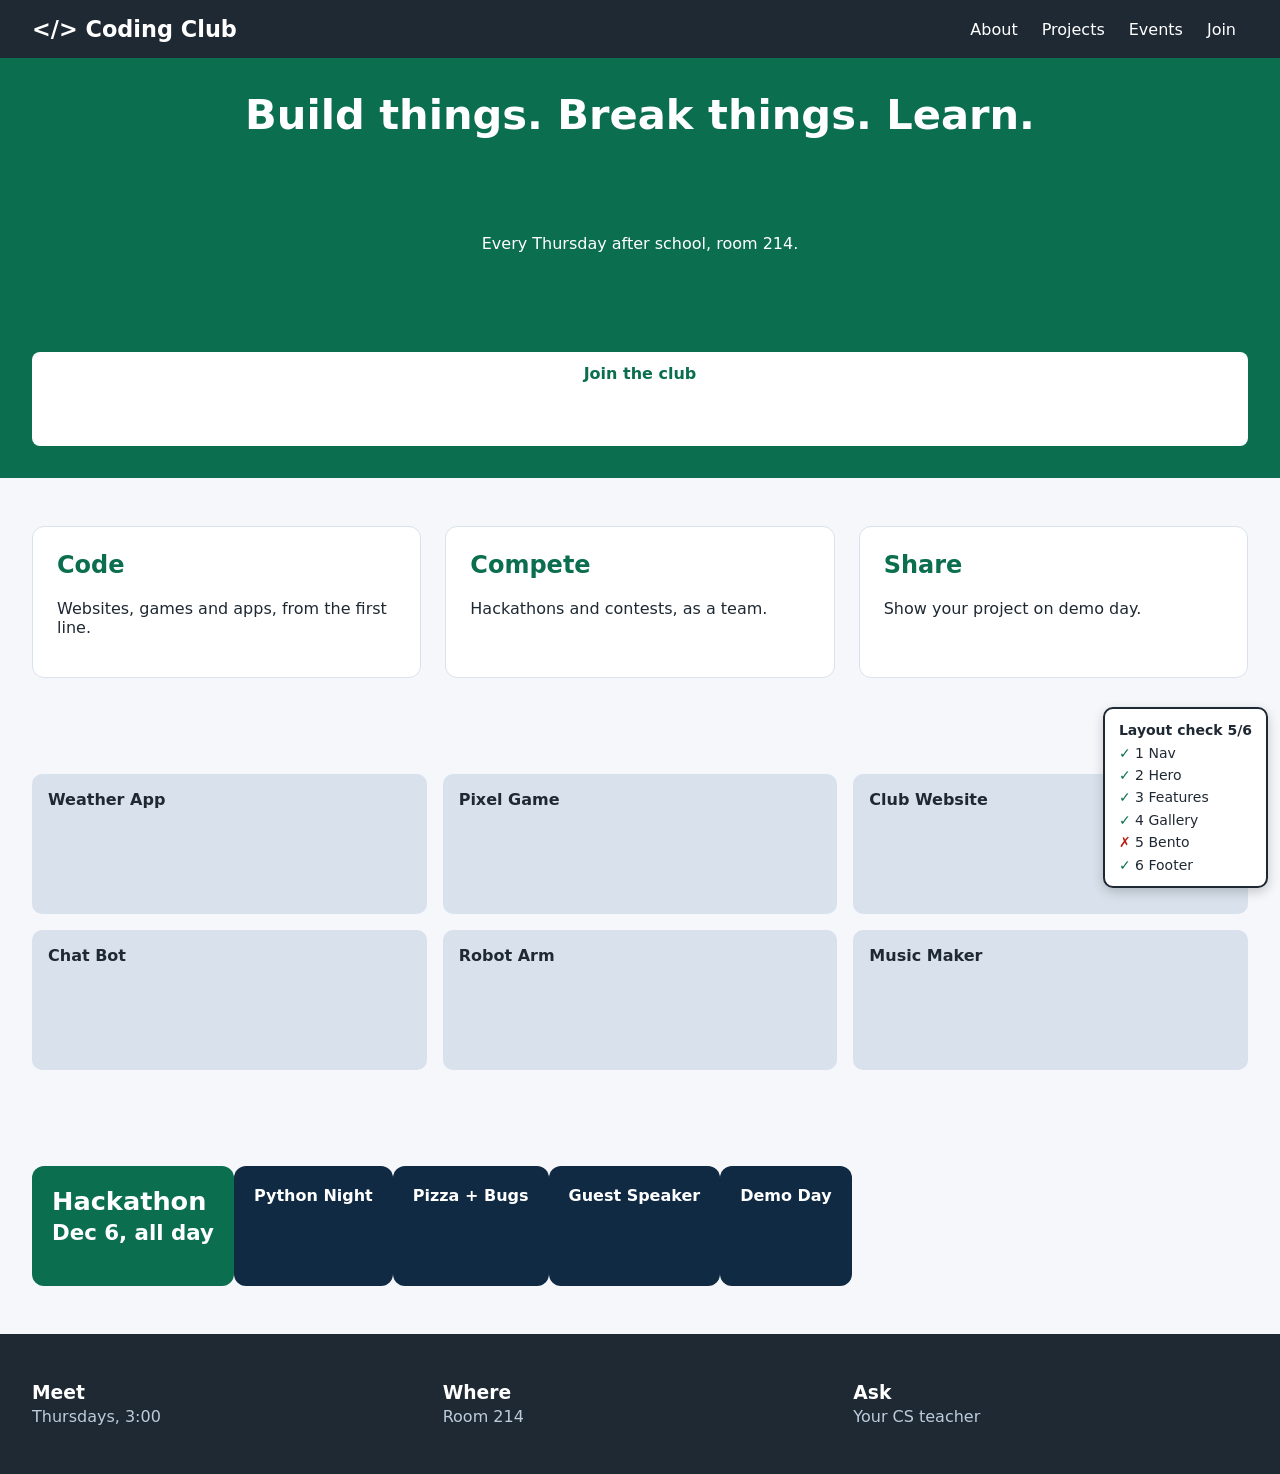
<file: Lesson09/layout-rescue/coding-club.html>
<!DOCTYPE html>
<html lang="en">
<head>
  <meta charset="UTF-8">
  <meta name="viewport" content="width=device-width, initial-scale=1.0">
  <title>Coding Club</title>
  <link rel="stylesheet" href="style.css">
</head>
<body>
  <!-- Layout Rescue: do NOT change this file. All your work goes in style.css.
       Keep coding-club.html, style.css and check.js in the same folder. -->

  <!-- SECTION 1: nav -->
  <nav class="nav">
    <a class="logo" href="#">&lt;/&gt; Coding Club</a>
    <ul class="links">
      <li><a href="#about">About</a></li>
      <li><a href="#projects">Projects</a></li>
      <li><a href="#events">Events</a></li>
      <li><a href="#join">Join</a></li>
    </ul>
  </nav>

  <!-- SECTION 2: hero -->
  <header class="hero">
    <h1>Build things. Break things. Learn.</h1>
    <p>Every Thursday after school, room 214.</p>
    <a class="btn" href="#join">Join the club</a>
  </header>

  <!-- SECTION 3: features -->
  <section class="features" id="about">
    <article class="card">
      <h2>Code</h2>
      <p>Websites, games and apps, from the first line.</p>
    </article>
    <article class="card">
      <h2>Compete</h2>
      <p>Hackathons and contests, as a team.</p>
    </article>
    <article class="card">
      <h2>Share</h2>
      <p>Show your project on demo day.</p>
    </article>
  </section>

  <!-- SECTION 4: gallery -->
  <section class="gallery" id="projects">
    <div class="photo">Weather App</div>
    <div class="photo">Pixel Game</div>
    <div class="photo">Club Website</div>
    <div class="photo">Chat Bot</div>
    <div class="photo">Robot Arm</div>
    <div class="photo">Music Maker</div>
  </section>

  <!-- SECTION 5: bento -->
  <section class="bento" id="events">
    <div class="tile big">Hackathon<br><small>Dec 6, all day</small></div>
    <div class="tile">Python Night</div>
    <div class="tile">Pizza + Bugs</div>
    <div class="tile">Guest Speaker</div>
    <div class="tile">Demo Day</div>
  </section>

  <!-- SECTION 6: footer -->
  <footer class="footer" id="join">
    <div class="col"><h3>Meet</h3><p>Thursdays, 3:00</p></div>
    <div class="col"><h3>Where</h3><p>Room 214</p></div>
    <div class="col"><h3>Ask</h3><p>Your CS teacher</p></div>
  </footer>

  <script src="check.js"></script>
</body>
</html>
</file>
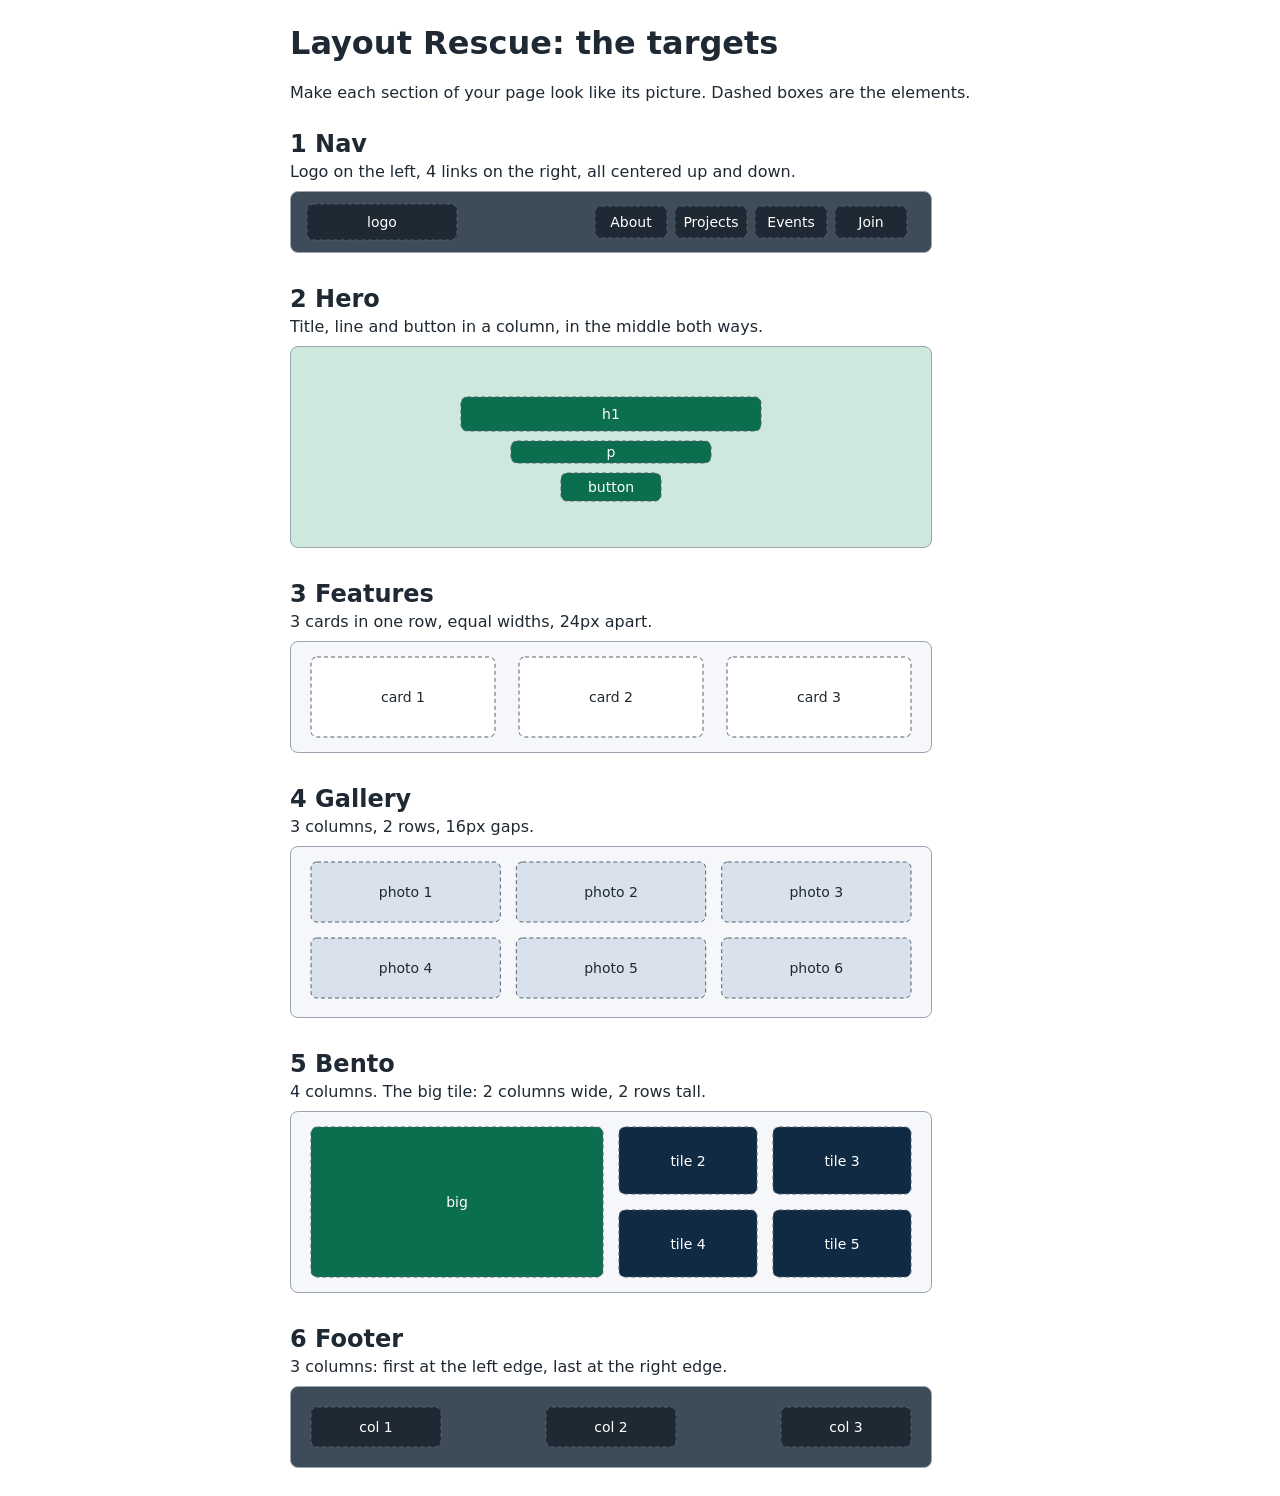
<file: Lesson09/layout-rescue/targets.html>
<!DOCTYPE html><html lang="en"><head><meta charset="UTF-8"><meta name="viewport" content="width=device-width, initial-scale=1.0">
<title>Layout Rescue - Targets</title><style>body{font-family:system-ui,sans-serif;max-width:700px;margin:24px auto;padding:0 16px;color:#1f2933}h2{margin:28px 0 4px}p{margin:0 0 10px}</style></head><body>
<h1>Layout Rescue: the targets</h1><p>Make each section of your page look like its picture. Dashed boxes are the elements.</p>
<h2>1 Nav</h2><p>Logo on the left, 4 links on the right, all centered up and down.</p><svg viewBox="0 0 640 60" width="100%" role="img" style="max-width:640px;background:#3e4c59;border:1px solid #9aa5b1;border-radius:8px"><rect x="16" y="12" width="150" height="36" rx="6" fill="#1f2933" stroke="#52606d" stroke-dasharray="4 3"/><text x="91.0" y="35.0" text-anchor="middle" font-size="14" font-family="system-ui,sans-serif" fill="#fff">logo</text><rect x="304" y="14" width="72" height="32" rx="6" fill="#1f2933" stroke="#52606d" stroke-dasharray="4 3"/><text x="340.0" y="35.0" text-anchor="middle" font-size="14" font-family="system-ui,sans-serif" fill="#fff">About</text><rect x="384" y="14" width="72" height="32" rx="6" fill="#1f2933" stroke="#52606d" stroke-dasharray="4 3"/><text x="420.0" y="35.0" text-anchor="middle" font-size="14" font-family="system-ui,sans-serif" fill="#fff">Projects</text><rect x="464" y="14" width="72" height="32" rx="6" fill="#1f2933" stroke="#52606d" stroke-dasharray="4 3"/><text x="500.0" y="35.0" text-anchor="middle" font-size="14" font-family="system-ui,sans-serif" fill="#fff">Events</text><rect x="544" y="14" width="72" height="32" rx="6" fill="#1f2933" stroke="#52606d" stroke-dasharray="4 3"/><text x="580.0" y="35.0" text-anchor="middle" font-size="14" font-family="system-ui,sans-serif" fill="#fff">Join</text></svg>
<h2>2 Hero</h2><p>Title, line and button in a column, in the middle both ways.</p><svg viewBox="0 0 640 200" width="100%" role="img" style="max-width:640px;background:#cfe8dd;border:1px solid #9aa5b1;border-radius:8px"><rect x="170" y="50" width="300" height="34" rx="6" fill="#0b6e4f" stroke="#52606d" stroke-dasharray="4 3"/><text x="320.0" y="72.0" text-anchor="middle" font-size="14" font-family="system-ui,sans-serif" fill="#fff">h1</text><rect x="220" y="94" width="200" height="22" rx="6" fill="#0b6e4f" stroke="#52606d" stroke-dasharray="4 3"/><text x="320.0" y="110.0" text-anchor="middle" font-size="14" font-family="system-ui,sans-serif" fill="#fff">p</text><rect x="270" y="126" width="100" height="28" rx="6" fill="#0b6e4f" stroke="#52606d" stroke-dasharray="4 3"/><text x="320.0" y="145.0" text-anchor="middle" font-size="14" font-family="system-ui,sans-serif" fill="#fff">button</text></svg>
<h2>3 Features</h2><p>3 cards in one row, equal widths, 24px apart.</p><svg viewBox="0 0 640 110" width="100%" role="img" style="max-width:640px;background:#f5f7fa;border:1px solid #9aa5b1;border-radius:8px"><rect x="20.0" y="15" width="184.0" height="80" rx="6" fill="#fff" stroke="#52606d" stroke-dasharray="4 3"/><text x="112.0" y="60.0" text-anchor="middle" font-size="14" font-family="system-ui,sans-serif" fill="#1f2933">card 1</text><rect x="228.0" y="15" width="184.0" height="80" rx="6" fill="#fff" stroke="#52606d" stroke-dasharray="4 3"/><text x="320.0" y="60.0" text-anchor="middle" font-size="14" font-family="system-ui,sans-serif" fill="#1f2933">card 2</text><rect x="436.0" y="15" width="184.0" height="80" rx="6" fill="#fff" stroke="#52606d" stroke-dasharray="4 3"/><text x="528.0" y="60.0" text-anchor="middle" font-size="14" font-family="system-ui,sans-serif" fill="#1f2933">card 3</text></svg>
<h2>4 Gallery</h2><p>3 columns, 2 rows, 16px gaps.</p><svg viewBox="0 0 640 170" width="100%" role="img" style="max-width:640px;background:#f5f7fa;border:1px solid #9aa5b1;border-radius:8px"><rect x="20.0" y="15" width="189.33333333333334" height="60" rx="6" fill="#d9e2ec" stroke="#52606d" stroke-dasharray="4 3"/><text x="114.66666666666667" y="50.0" text-anchor="middle" font-size="14" font-family="system-ui,sans-serif" fill="#1f2933">photo 1</text><rect x="225.33333333333334" y="15" width="189.33333333333334" height="60" rx="6" fill="#d9e2ec" stroke="#52606d" stroke-dasharray="4 3"/><text x="320.0" y="50.0" text-anchor="middle" font-size="14" font-family="system-ui,sans-serif" fill="#1f2933">photo 2</text><rect x="430.6666666666667" y="15" width="189.33333333333334" height="60" rx="6" fill="#d9e2ec" stroke="#52606d" stroke-dasharray="4 3"/><text x="525.3333333333334" y="50.0" text-anchor="middle" font-size="14" font-family="system-ui,sans-serif" fill="#1f2933">photo 3</text><rect x="20.0" y="91" width="189.33333333333334" height="60" rx="6" fill="#d9e2ec" stroke="#52606d" stroke-dasharray="4 3"/><text x="114.66666666666667" y="126.0" text-anchor="middle" font-size="14" font-family="system-ui,sans-serif" fill="#1f2933">photo 4</text><rect x="225.33333333333334" y="91" width="189.33333333333334" height="60" rx="6" fill="#d9e2ec" stroke="#52606d" stroke-dasharray="4 3"/><text x="320.0" y="126.0" text-anchor="middle" font-size="14" font-family="system-ui,sans-serif" fill="#1f2933">photo 5</text><rect x="430.6666666666667" y="91" width="189.33333333333334" height="60" rx="6" fill="#d9e2ec" stroke="#52606d" stroke-dasharray="4 3"/><text x="525.3333333333334" y="126.0" text-anchor="middle" font-size="14" font-family="system-ui,sans-serif" fill="#1f2933">photo 6</text></svg>
<h2>5 Bento</h2><p>4 columns. The big tile: 2 columns wide, 2 rows tall.</p><svg viewBox="0 0 640 180" width="100%" role="img" style="max-width:640px;background:#f5f7fa;border:1px solid #9aa5b1;border-radius:8px"><rect x="20" y="15" width="292.0" height="150" rx="6" fill="#0b6e4f" stroke="#52606d" stroke-dasharray="4 3"/><text x="166.0" y="95.0" text-anchor="middle" font-size="14" font-family="system-ui,sans-serif" fill="#fff">big</text><rect x="328.0" y="15" width="138.0" height="67" rx="6" fill="#102a43" stroke="#52606d" stroke-dasharray="4 3"/><text x="397.0" y="53.5" text-anchor="middle" font-size="14" font-family="system-ui,sans-serif" fill="#fff">tile 2</text><rect x="482.0" y="15" width="138.0" height="67" rx="6" fill="#102a43" stroke="#52606d" stroke-dasharray="4 3"/><text x="551.0" y="53.5" text-anchor="middle" font-size="14" font-family="system-ui,sans-serif" fill="#fff">tile 3</text><rect x="328.0" y="98" width="138.0" height="67" rx="6" fill="#102a43" stroke="#52606d" stroke-dasharray="4 3"/><text x="397.0" y="136.5" text-anchor="middle" font-size="14" font-family="system-ui,sans-serif" fill="#fff">tile 4</text><rect x="482.0" y="98" width="138.0" height="67" rx="6" fill="#102a43" stroke="#52606d" stroke-dasharray="4 3"/><text x="551.0" y="136.5" text-anchor="middle" font-size="14" font-family="system-ui,sans-serif" fill="#fff">tile 5</text></svg>
<h2>6 Footer</h2><p>3 columns: first at the left edge, last at the right edge.</p><svg viewBox="0 0 640 80" width="100%" role="img" style="max-width:640px;background:#3e4c59;border:1px solid #9aa5b1;border-radius:8px"><rect x="20" y="20" width="130" height="40" rx="6" fill="#1f2933" stroke="#52606d" stroke-dasharray="4 3"/><text x="85.0" y="45.0" text-anchor="middle" font-size="14" font-family="system-ui,sans-serif" fill="#fff">col 1</text><rect x="255" y="20" width="130" height="40" rx="6" fill="#1f2933" stroke="#52606d" stroke-dasharray="4 3"/><text x="320.0" y="45.0" text-anchor="middle" font-size="14" font-family="system-ui,sans-serif" fill="#fff">col 2</text><rect x="490" y="20" width="130" height="40" rx="6" fill="#1f2933" stroke="#52606d" stroke-dasharray="4 3"/><text x="555.0" y="45.0" text-anchor="middle" font-size="14" font-family="system-ui,sans-serif" fill="#fff">col 3</text></svg>
</body></html>
</file>
<file: Lesson01-Intro-to-CSS/style.css>
body {
            background-color: rgb(161, 161, 248);
            color: rgb(13, 7, 199);
        }
        .stats {
            background-color: aliceblue;
            color: black;
        }
        #player {
            background-color: rgb(252, 252, 114);
        }
</file>
<file: Lesson01-Intro-to-CSS/player-profile/themes/minimal.css>
/* =========================================================
   MINIMAL THEME  ·  ready-made skin for Lesson 1
   You don't need to understand every line yet.
   By the end of Unit 2, you will.
   ========================================================= */

body {
    background-color: #fbfaf7;          /* warm paper */
    color: #222222;
    font-family: Georgia, "Times New Roman", serif;
    line-height: 1.6;
    margin: 0;
    padding: 24px;
}

header {
    border-bottom: 1px solid #222222;
    padding-bottom: 8px;
}

h1 {
    font-size: 42px;
    font-weight: normal;
    margin: 0;
}

h2 {
    font-size: 15px;
    font-family: Arial, Helvetica, sans-serif;
    letter-spacing: 2px;
    text-transform: uppercase;
    color: #6b6b6b;
}

.tagline {
    color: #6b6b6b;
    font-style: italic;
    margin: 0;
}

.player-card {
    margin-top: 16px;
}

.tag {
    border-bottom: 2px solid #c0392b;   /* one red accent */
}

.stat {
    font-weight: bold;
}

.btn {
    color: #c0392b;
    font-family: Arial, Helvetica, sans-serif;
    font-weight: bold;
}

footer {
    color: #6b6b6b;
    font-size: 14px;
    margin-top: 24px;
}
</file>
<file: Lesson01-Intro-to-CSS/player-profile/themes/arcade.css>
/* =========================================================
   ARCADE THEME  ·  ready-made skin for Lesson 1
   You don't need to understand every line yet.
   By the end of Unit 2, you will.
   ========================================================= */

body {
    background-color: #1a1033;          /* deep purple cabinet */
    color: #f5f0ff;                     /* near-white text */
    font-family: "Courier New", Courier, monospace;
    margin: 0;
    padding: 24px;
}

header {
    border: 4px solid #ffd23f;          /* gold marquee frame */
    padding: 12px 20px;
    text-align: center;
}

h1 {
    color: #ffd23f;
    font-size: 40px;
    letter-spacing: 4px;
    text-transform: uppercase;
    margin: 0;
}

h2 {
    color: #3ef0c8;                     /* mint */
    text-transform: uppercase;
}

.tagline {
    color: #c9b8ff;
    margin: 6px 0 0;
}

.player-card {
    border: 4px dashed #3ef0c8;
    padding: 4px 20px 20px;
    margin-top: 20px;
}

.tag {
    background-color: #ff5ca8;          /* hot pink pill */
    color: #1a1033;
    padding: 2px 8px;
}

.stat {
    color: #ffd23f;
    font-weight: bold;
}

.btn {
    display: inline-block;
    background-color: #ffd23f;
    color: #1a1033;
    padding: 10px 18px;
    text-decoration: none;
    font-weight: bold;
}

footer {
    color: #c9b8ff;
    text-align: center;
    margin-top: 24px;
}
</file>
<file: Lesson01-Intro-to-CSS/player-profile/themes/neon.css>
/* =========================================================
   NEON ESPORTS THEME  ·  ready-made skin for Lesson 1
   You don't need to understand every line yet.
   By the end of Unit 2, you will.
   ========================================================= */

body {
    background-color: #05070d;          /* almost black */
    color: #dce6f5;
    font-family: "Trebuchet MS", "Segoe UI", sans-serif;
    margin: 0;
    padding: 24px;
}

header {
    border-bottom: 2px solid #00e5ff;   /* cyan underline */
    padding-bottom: 12px;
}

h1 {
    color: #00e5ff;
    font-size: 44px;
    font-style: italic;
    margin: 0;
    text-shadow: 0 0 12px #00e5ff;      /* the glow */
}

h2 {
    color: #ff3df2;                     /* magenta */
    font-style: italic;
}

.tagline {
    color: #8fa3bf;
    margin: 4px 0 0;
}

.player-card {
    background-color: #0d1424;
    border: 1px solid #ff3df2;
    border-radius: 10px;
    padding: 4px 20px 20px;
    margin-top: 20px;
}

.tag {
    border: 1px solid #00e5ff;
    color: #00e5ff;
    border-radius: 999px;
    padding: 2px 10px;
}

.stat {
    color: #ffffff;
    font-weight: bold;
}

.btn {
    display: inline-block;
    border: 2px solid #ff3df2;
    color: #ff3df2;
    padding: 10px 18px;
    border-radius: 6px;
    text-decoration: none;
    font-weight: bold;
}

footer {
    color: #8fa3bf;
    margin-top: 24px;
}
</file>
<file: Lesson02-Selectors/player-profile/themes/arcade.css>
/* =========================================================
   ARCADE THEME  ·  ready-made skin for Lesson 1
   You don't need to understand every line yet.
   By the end of Unit 2, you will.
   ========================================================= */

body {
    background-color: #1a1033;          /* deep purple cabinet */
    color: #f5f0ff;                     /* near-white text */
    font-family: "Courier New", Courier, monospace;
    margin: 0;
    padding: 24px;
}

header {
    border: 4px solid #ffd23f;          /* gold marquee frame */
    padding: 12px 20px;
    text-align: center;
}

h1 {
    color: #ffd23f;
    font-size: 40px;
    letter-spacing: 4px;
    text-transform: uppercase;
    margin: 0;
}

h2 {
    color: #3ef0c8;                     /* mint */
    text-transform: uppercase;
}

.tagline {
    color: #c9b8ff;
    margin: 6px 0 0;
}

.player-card {
    border: 4px dashed #3ef0c8;
    padding: 4px 20px 20px;
    margin-top: 20px;
}

.tag {
    background-color: #ff5ca8;          /* hot pink pill */
    color: #1a1033;
    padding: 2px 8px;
}

.stat {
    color: #ffd23f;
    font-weight: bold;
}

.btn {
    display: inline-block;
    background-color: #ffd23f;
    color: #1a1033;
    padding: 10px 18px;
    text-decoration: none;
    font-weight: bold;
}

footer {
    color: #c9b8ff;
    text-align: center;
    margin-top: 24px;
}
</file>
<file: Lesson02-Selectors/2AB Simple Combinators/squad-page/style.css>
/* style.css · squad page (picks up where Lesson 1 left off) */

body {
    background-color: #101A2B;
    color: #EAF0F7;
}

h1 {
    color: #5ADB8C;
    font-size: 40px;
}

.tag {
    background-color: #2B3F5F;
    color: #5ADB8C;
}

/* style.css · squad page (after Lesson 2A) */

body {
    background-color: #101A2B;
    color: #EAF0F7;
}

h1 {
    color: #5ADB8C;
    font-size: 40px;
}

.tag {
    background-color: #2B3F5F;
    color: #5ADB8C;
}

/* group: every <h2> AND every <h3> */
h2, h3 {
    color: #F2B705;
}

/* class selector: every class="player-card" */
.player-card {
    border: 1px solid #2B3F5F;
    padding: 4px 14px;
    margin: 10px 0;
}

/* id selector: the one id="captain" */
#captain {
    border: 2px solid #F2B705;
}

/* descendant (space): */
.player-card p {
    color: #AEC0D8
}

nav a {
    color: rgb(31, 201, 115)
}

li+li {
    border-top: 1 px solid #AEC0D8
}
</file>
<file: Lesson07/flexbox-arena/arena.css>
/* arena.css · Flexbox Arena · DON'T EDIT THIS FILE
   It draws the page and the TARGET courts (.t1 ... .t9). */

* { box-sizing: border-box; }

body {
    margin: 0;
    background-color: #101A2B;
    color: #EAF0F7;
    font-family: system-ui, "Segoe UI", Arial, sans-serif;
    line-height: 1.5;
}

.arena-top, main { max-width: 1000px; margin: 0 auto; padding: 0 16px; }
.arena-top { padding-top: 24px; }
.kicker { color: #F2B705; text-transform: uppercase; letter-spacing: 0.12em; font-size: 0.875rem; font-weight: 700; margin: 0; }
h1 { color: #5ADB8C; font-size: 2.5rem; margin: 4px 0; }
.lead { color: #AEC0D8; max-width: 640px; }
code { font-family: Consolas, "Cascadia Mono", monospace; color: #F2B705; }
.score { font-weight: 700; font-size: 1.125rem; }
#bonus { color: #F2B705; }

.level { background-color: #18263C; border: 1px solid #2B3F5F; border-radius: 10px; padding: 12px 20px 16px; margin: 20px 0; }
.level.cleared { border-color: #5ADB8C; box-shadow: 0 0 0 2px #5ADB8C; }
.level.boss { border-color: #F2B705; }
.level-head { display: flex; justify-content: space-between; align-items: center; gap: 12px; flex-wrap: wrap; }
.level h2 { margin: 6px 0; font-size: 1.25rem; color: #F2B705; }
.status { margin: 0; font-weight: 700; color: #AEC0D8; }
.level.cleared .status { color: #5ADB8C; }
.goal { margin: 4px 0 12px; }
details { margin-top: 10px; color: #AEC0D8; }
summary { cursor: pointer; color: #5ADB8C; font-weight: 600; }
summary:focus-visible { outline: 3px solid #F2B705; outline-offset: 2px; }

/* the two courts, side by side when there's room */
.courts { display: flex; flex-wrap: wrap; gap: 16px; }
.court { width: 440px; max-width: 100%; overflow-x: auto; background-color: #0B1220; border: 2px solid #2B3F5F; border-radius: 8px; padding: 10px; position: relative; }
.court > div { width: 416px; }
.court::before { display: block; font-size: 0.75rem; font-weight: 700; letter-spacing: 0.12em; margin-bottom: 8px; }
.court.target::before { content: "TARGET"; color: #F2B705; }
.court.yours::before { content: "YOURS"; color: #5ADB8C; }
.court.target { border-style: dashed; }

/* the pieces (same in both courts) */
.tile, .game { width: 64px; height: 64px; display: grid; place-items: center; background-color: #C2185B; color: #fff; font-weight: 700; border-radius: 6px; }
.game { width: 120px; height: 56px; background-color: #6C4AB6; }
.logo { height: 48px; padding: 0 14px; display: grid; place-items: center; background-color: #5ADB8C; color: #101A2B; font-weight: 800; border-radius: 6px; }
.menu { height: 28px; width: 90px; display: grid; place-items: center; background-color: #2B3F5F; font-size: 0.75rem; font-weight: 700; border-radius: 4px; }
.play { padding: 10px 22px; background-color: #F2B705; color: #101A2B; font-weight: 800; border-radius: 999px; }
.item { height: 34px; padding: 0 12px; display: grid; align-items: center; background-color: #2B3F5F; border-radius: 4px; }
.card { padding: 12px; background-color: #2B3F5F; border: 1px solid #AEC0D8; border-radius: 6px; }
.links a { color: #5ADB8C; font-weight: 600; }
.pic { height: 90px; display: grid; place-items: center; background-color: #6C4AB6; font-weight: 700; border-radius: 6px; }
.text { padding: 8px; }

/* courts with a fixed height */
.t3, .l3 { min-height: 64px; background-color: #18263C; padding: 8px; }
.t4, .l4 { height: 160px; background-color: #18263C; }
.t8, .l8 { min-height: 64px; background-color: #18263C; padding: 8px 12px; }

/* ===== TARGETS (no peeking: the fun is in working it out) ===== */
.t1 { display: flex; }
.t2 { display: flex; gap: 16px; }
.t3 { display: flex; justify-content: space-between; align-items: center; }
.t4 { display: flex; justify-content: center; align-items: center; }
.t5 { display: flex; flex-direction: column; gap: 8px; }
.t6 { display: flex; gap: 12px; }
.t6 .card { flex: 1; }
.t7 { display: flex; flex-wrap: wrap; gap: 12px; }
.t8 { display: flex; justify-content: space-between; align-items: center; }
.t8 .links { display: flex; gap: 16px; }
.t9 { display: flex; flex-direction: row-reverse; gap: 16px; }
.t9 .pic, .t9 .text { flex: 1; }
</file>
<file: Lesson07/flexbox-arena/style.css>
/* style.css · Flexbox Arena · YOUR FILE
   Write your CSS inside each rule. Save, then refresh the page.
   A level turns green when YOURS matches the TARGET exactly. */

/* LEVEL 1 · Line up ▸ the tiles in a row */
.l1 {
   display: flex;
}

/* LEVEL 2 · Breathing room ▸ a row with 16px between the tiles */
.l2 {
      display: flex;
       gap: 16px;
}

/* LEVEL 3 · Navbar ▸ logo left, menu right, both centered top to bottom */
.l3 {
display: flex;
justify-content: space-around;
align-items: flex-start;
}

/* LEVEL 4 · Press start ▸ PLAY in the dead center */
.l4 {
display: flex;
justify-content: center;
align-items: center;
}

/* LEVEL 5 · Side menu ▸ a column with 8px between buttons */
.l5 {
   display: flex;
   flex-direction: column;
   gap: 8px;
}

/* LEVEL 6 · Fair fight ▸ three equal-width cards, 12px apart (TWO rules) */
.l6 {
   display: flex;
   gap: 12px;
}

.l6 .card {
   flex: 1;

}

/* LEVEL 7 · Game library ▸ rows of tiles, 12px apart, wrapping to a new line */
.l7 {
   display: flex;
   gap: 12px;
   flex-wrap: wrap-reverse;
}

/* LEVEL 8 · BOSS ▸ the GameHub header (TWO rules: the header and the nav) */
.l8 {
   display: flex;
   justify-content: space-between;


}

.l8 .links {
display:flex;
gap: 16px;
}

/* BONUS · Flip it ▸ picture on the right, equal halves, 16px apart (TWO rules) */
.l9 {

}

.l9 .pic, .l9 .text {

}
</file>
<file: Lesson08/grid-arena/arena.css>
/* arena.css · Grid Arena · DON'T EDIT THIS FILE
   It draws the page and the TARGET courts (.t1 ... .t9). */

* { box-sizing: border-box; }

body {
    margin: 0;
    background-color: #101A2B;
    color: #EAF0F7;
    font-family: system-ui, "Segoe UI", Arial, sans-serif;
    line-height: 1.5;
}

.arena-top, main { max-width: 1000px; margin: 0 auto; padding: 0 16px; }
.arena-top { padding-top: 24px; }
.kicker { color: #F2B705; text-transform: uppercase; letter-spacing: 0.12em; font-size: 0.875rem; font-weight: 700; margin: 0; }
h1 { color: #5ADB8C; font-size: 2.5rem; margin: 4px 0; }
.lead { color: #AEC0D8; max-width: 660px; }
code { font-family: Consolas, "Cascadia Mono", monospace; color: #F2B705; }
.score { font-weight: 700; font-size: 1.125rem; }
#bonus { color: #F2B705; }

.level { background-color: #18263C; border: 1px solid #2B3F5F; border-radius: 10px; padding: 12px 20px 16px; margin: 20px 0; }
.level.cleared { border-color: #5ADB8C; box-shadow: 0 0 0 2px #5ADB8C; }
.level.boss { border-color: #F2B705; }
.level-head { display: flex; justify-content: space-between; align-items: center; gap: 12px; flex-wrap: wrap; }
.head-right { display: flex; align-items: center; gap: 12px; }
.level h2 { margin: 6px 0; font-size: 1.25rem; color: #F2B705; }
.status { margin: 0; font-weight: 700; color: #AEC0D8; }
.level.cleared .status { color: #5ADB8C; }
.goal { margin: 4px 0 12px; }
details { margin-top: 10px; color: #AEC0D8; }
summary { cursor: pointer; color: #5ADB8C; font-weight: 600; }
summary:focus-visible, .narrow-btn:focus-visible { outline: 3px solid #F2B705; outline-offset: 2px; }
.narrow-btn { font: inherit; font-size: 0.875rem; font-weight: 600; color: #101A2B; background-color: #AEC0D8; border: 0; border-radius: 6px; padding: 4px 10px; cursor: pointer; }
.narrow-btn[aria-pressed="true"] { background-color: #F2B705; }

/* the two courts, side by side when there's room */
.courts { display: flex; flex-wrap: wrap; gap: 16px; align-items: flex-start; }
.court { width: 440px; max-width: 100%; overflow-x: auto; background-color: #0B1220; border: 2px solid #2B3F5F; border-radius: 8px; padding: 10px; }
.court > div { width: 416px; }
.narrow .court > div { width: 280px; }
.court::before { display: block; font-size: 0.75rem; font-weight: 700; letter-spacing: 0.12em; margin-bottom: 8px; }
.court.target::before { content: "TARGET"; color: #F2B705; }
.court.yours::before { content: "YOURS"; color: #5ADB8C; }
.court.target { border-style: dashed; }

/* the pieces (same in both courts) */
.cell { min-height: 56px; display: grid; place-items: center; background-color: #C2185B; color: #fff; font-weight: 700; border-radius: 6px; }
.cell.big, .cell.tall { background-color: #F2B705; color: #101A2B; }
.game { height: 56px; display: grid; place-items: center; background-color: #6C4AB6; color: #fff; font-weight: 700; border-radius: 6px; }
.side, .main { height: 100px; display: grid; place-items: center; font-weight: 700; border-radius: 6px; }
.side { background-color: #2B3F5F; }
.main { background-color: #1F6E4A; }
.sc { padding: 6px 10px; background-color: #2B3F5F; border-radius: 4px; font-weight: 600; }
.sc.name { background-color: #1F6E4A; }
.title { padding: 6px 10px; background-color: #F2B705; color: #101A2B; font-weight: 800; border-radius: 6px; }
.card { padding: 12px; background-color: #2B3F5F; border: 1px solid #AEC0D8; border-radius: 6px; }
.fcol { min-height: 70px; padding: 10px; background-color: #2B3F5F; border-radius: 6px; font-weight: 600; }
.bottom { padding: 6px 10px; background-color: #0F1724; border: 1px solid #2B3F5F; border-radius: 6px; color: #AEC0D8; text-align: center; }

/* ===== TARGETS (no peeking: the fun is in working it out) ===== */
.t1 { display: grid; grid-template-columns: 1fr 1fr 1fr; }
.t2 { display: grid; grid-template-columns: repeat(3, 1fr); gap: 12px; }
.t3 { display: grid; grid-template-columns: 120px 1fr; gap: 12px; }
.t4 { display: grid; grid-template-columns: 2fr 1fr 1fr; gap: 8px; }
.t5 { display: grid; grid-template-columns: repeat(3, 1fr); gap: 12px; }
.t5 .big { grid-column: span 2; }
.t6 { display: grid; grid-template-columns: repeat(3, 1fr); gap: 12px; }
.t6 .tall { grid-row: span 2; }
.t7 { display: grid; grid-template-columns: repeat(auto-fit, minmax(120px, 1fr)); gap: 12px; }
.t8 { display: grid; grid-template-columns: repeat(auto-fit, minmax(120px, 1fr)); gap: 16px; }
.t8 .title { grid-column: 1 / -1; }
.t9 { display: grid; grid-template-columns: 2fr 1fr 1fr; gap: 16px; }
.t9 .bottom { grid-column: 1 / -1; }
</file>
<file: Lesson08/grid-arena/style.css>
/* style.css · Grid Arena · YOUR FILE
   Write your CSS inside each rule. Save, then refresh the page.
   A level turns green when YOURS matches the TARGET exactly. */

/* LEVEL 1 · Three columns ▸ two rows of three equal columns */
.l1 {

}

/* LEVEL 2 · Breathing room ▸ three equal columns, 12px gaps */
.l2 {

}

/* LEVEL 3 · Sidebar ▸ 120px sidebar, main takes the rest, 12px gap */
.l3 {

}

/* LEVEL 4 · Scoreboard ▸ name column twice as wide as the others, 8px gaps */
.l4 {

}

/* LEVEL 5 · Featured game ▸ three columns, 12px gaps, FEATURED spans two columns (TWO rules) */
.l5 {

}

.l5 .big {

}

/* LEVEL 6 · Tall card ▸ three columns, 12px gaps, TALL spans two rows (TWO rules) */
.l6 {

}

.l6 .tall {

}

/* LEVEL 7 · Game library ▸ as many 120px+ tiles per row as fit, 12px gaps (checked wide AND narrow) */
.l7 {

}

/* LEVEL 8 · BOSS ▸ GameHub features: responsive cards, 16px gaps, full-width title (TWO rules) */
.l8 {

}

.l8 .title {

}

/* BONUS · The GameHub footer ▸ 2fr 1fr 1fr, 16px gaps, full-width bottom bar (TWO rules) */
.l9 {

}

.l9 .bottom {

}
</file>
<file: Lesson09/layout-rescue/style.css>
/* ============================================================
   Layout Rescue - style.css
   PART A (given): colors, fonts, borders. Do not change it.
   PART B (yours): the layout. Only flexbox and grid.
   ============================================================ */

/* ---------- PART A: given styles ---------- */
* { box-sizing: border-box; }
body { margin: 0; font-family: system-ui, Arial, sans-serif; color: #1f2933; background: #f5f7fa; }
a { color: inherit; text-decoration: none; }
section, footer { padding: 48px 32px; }

.nav { background: #1f2933; color: #fff; padding: 16px 32px; }
.logo { font-weight: 700; font-size: 1.4rem; }
.links { list-style: none; margin: 0; padding: 0; }
.links a { padding: 8px 12px; border-radius: 6px; }
.links a:hover { background: #3e4c59; }

.hero { background: #0b6e4f; color: #fff; text-align: center; padding: 32px; min-height: 420px; }
.hero h1 { font-size: 2.6rem; margin: 0 0 12px; }
.btn { background: #fff; color: #0b6e4f; padding: 12px 28px; border-radius: 8px; font-weight: 700; margin-top: 16px; }

.card { background: #fff; border: 1px solid #d9e2ec; border-radius: 12px; padding: 24px; }
.card h2 { margin-top: 0; color: #0b6e4f; }

.photo { background: #d9e2ec; border-radius: 10px; height: 140px; padding: 16px; font-weight: 700; }

.tile { background: #102a43; color: #fff; border-radius: 12px; padding: 20px; min-height: 120px; font-weight: 700; }
.tile.big { background: #0b6e4f; font-size: 1.6rem; }

.footer { background: #1f2933; color: #fff; }
.col h3 { margin: 0 0 4px; }
.col p { margin: 0; color: #bcccdc; }

/* ---------- PART B: your layout ---------- */
/* For each section: above your rule, write ONE comment line:
   flex or grid, and why.  Example:  flex - one row of items.
   Open targets.html to see the goal. The green checks at the
   bottom of your page tell you when a section is right. */

/* SECTION 1 - nav: logo on the left, links on the right,
   both centered up and down. The 4 links sit in a row. */
/* why: */
.nav {
   display: flex;
   justify-content: space-between;
   align-items: center;
}
.links {
   display: flex;
   justify-content: space-between;
   align-items: center;

}

/* SECTION 2 - hero: title, line and button stacked in a
   column, centered left-right AND up-down in the green box. */
/* why: */
.hero {
   display: grid;
   grid-template-columns: repeat (3, 1fr);
   gap: 16px;
}

/* SECTION 3 - features: 3 cards in one row, equal widths,
   24px apart. */
/* why: */
.features {
   display: grid;
   grid-template-columns: repeat(3, minmax(0, 1fr)); 
   gap: 24px;
}
.card {flex: 1;}

/* SECTION 4 - gallery: 3 columns, 2 rows, 16px gaps. */
/* why: */
.gallery {
   display: grid;
   grid-template-columns: repeat(3, 1fr);
   gap: 16px;
}

/* SECTION 5 - bento: 4 columns. The big tile is 2 columns
   wide and 2 rows tall; the 4 small tiles fill the rest. */
/* why: */
.bento {
   display: flex;
}
.big {
   grid-row: span 2;
   grid-column: span 2;
}

/* SECTION 6 - footer: 3 columns, the first at the left edge,
   the last at the right edge; they wrap when the window is narrow. */
/* why: */
.footer {
   columns: 3;
}

/* DONE EARLY (stretch):
   1. Gallery: let it pick 1, 2 or 3 columns by itself as the
      window changes: repeat(auto-fit, minmax(220px, 1fr)).
   2. Bento: make the big tile 3 columns wide. Where do the small
      tiles go? Write what you see in a comment, then put it back.
   3. Features: add flex-wrap: wrap and give .card a min-width of
      260px. Make the window narrow. What happens? Write it down. */
</file>
